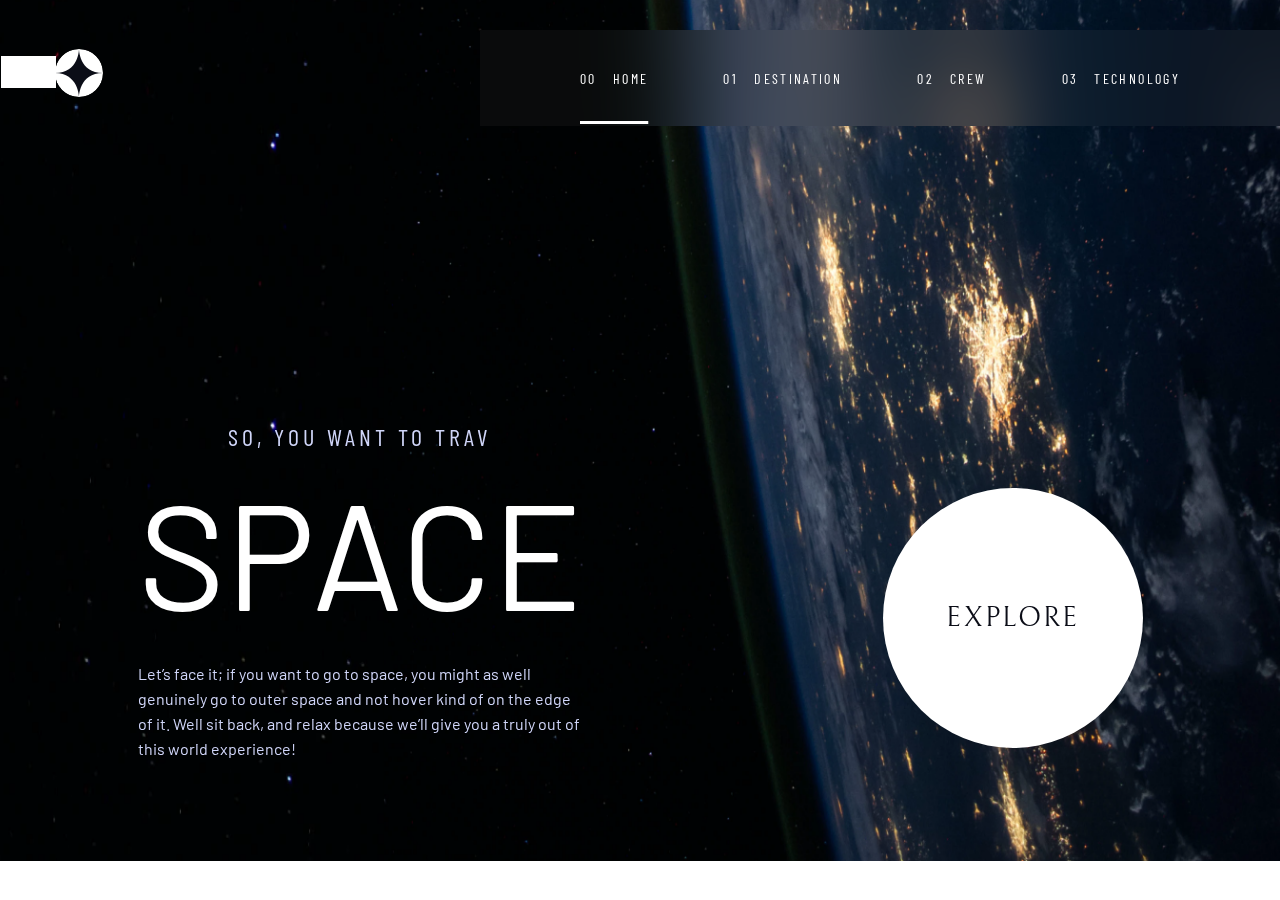
<file: index.html>
<!DOCTYPE html>
<html lang="en">
  <head>
    <meta charset="UTF-8" />
    <meta name="viewport" content="width=device-width, initial-scale=1.0" />
    <link rel="stylesheet" href="style.css" />
    <title>Space</title>
  </head>
  <body>
    <section class="home_item">
      <div class="container">
        <header class="icon-wrap">
          <a href="/" class="logo"></a>
          <img
            id="handbarger"
            class="handbarger"
            src="/img/mobile/icon/handburger.svg"
            alt=""
            onclick="toggle()"
          />

          <div id="header-links-mobile" class="">
            <img
              onclick="toggle()"
              class="cross"
              id="cross"
              src="/img/mobile/icon/cross-icon.svg"
              alt=""
            />
            <a class="link" href="/">
              00 <span class="gap"></span> HOME
              <div class="link-stage active"></div>
            </a>
            <a class="link" href="/destination-moon.html"
              >01 <span class="gap"></span> DESTINATION
              <div class="link-stage"></div>
            </a>
            <a class="link" href="/crew-commander.html"
              >02 <span class="gap"></span> CREW
              <div class="link-stage"></div
            ></a>
            <a class="link" href="/technology.html"
              >03 <span class="gap"></span> TECHNOLOGY
              <div class="link-stage"></div
            ></a>
          </div>

          <div id="header-links" class="header-links-wrap">
            <a class="link active" href="/"> 00 &nbsp; HOME</a>
            <a class="link" href="/destination-moon.html"
              >01 &nbsp; DESTINATION</a
            >
            <a class="link" href="/crew-commander.html">02 &nbsp; CREW</a>
            <a class="link" href="/technology.html">03 &nbsp; TECHNOLOGY</a>
          </div>
        </header>

        <div class="content-wrap">
          <div class="data-wrap">
            <p class="title">SO, YOU WANT TO TRAV</p>
            <h1 class="heading">SPACE</h1>
            <p class="description">
              Let’s face it; if you want to go to space, you might as well
              genuinely go to outer space and not hover kind of on the edge of
              it. Well sit back, and relax because we’ll give you a truly out of
              this world experience!
            </p>
          </div>

          <div class="exploer-btn">
            <p>EXPLORE</p>
          </div>
        </div>
      </div>
    </section>

    <script src="script.js"></script>
  </body>
</html>
</file>
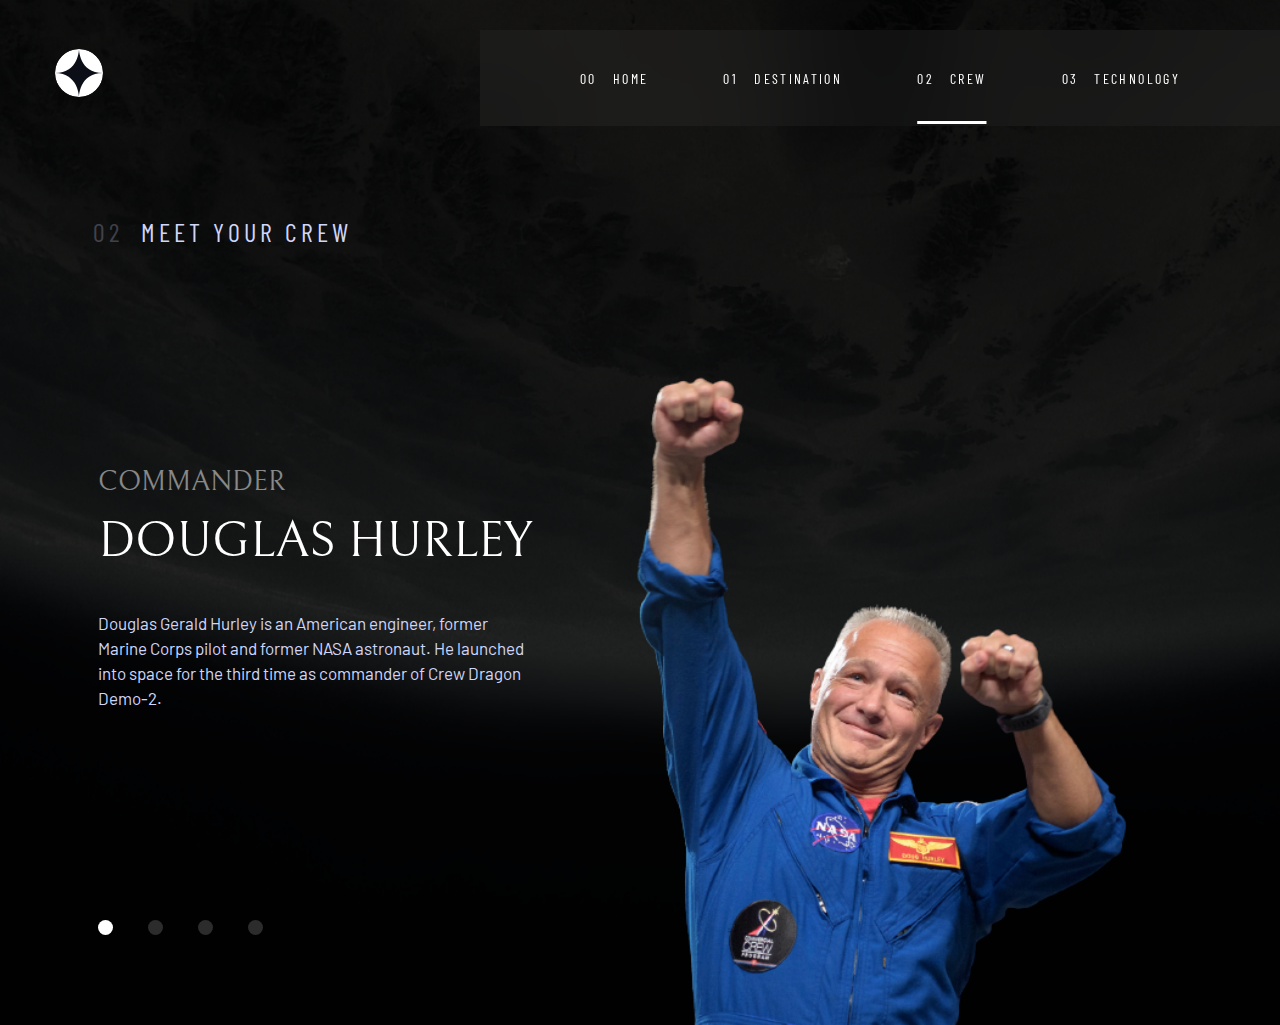
<file: crew-commander.html>
<!DOCTYPE html>
<html lang="en">
  <head>
    <meta charset="UTF-8" />
    <meta name="viewport" content="width=device-width, initial-scale=1.0" />
    <link rel="stylesheet" href="style.css" />
    <link rel="stylesheet" href="destionation-moon.css" />
    <link rel="stylesheet" href="crew-commander.css" />
    <title>Crew - commander</title>
  </head>
  <body>
    <section class="home_item destination_item">
      <div class="container">
        <header class="icon-wrap">
          <a href="/" class="logo"></a>
          <img
            id="handbarger"
            class="handbarger"
            src="/img/mobile/icon/handburger.svg"
            alt=""
            onclick="toggle()"
          />

          <div id="header-links-mobile" class="">
            <img
              onclick="toggle()"
              class="cross"
              id="cross"
              src="/img/mobile/icon/cross-icon.svg"
              alt=""
            />
            <a class="link" href="/">
              00 <span class="gap"></span> HOME
              <div class="link-stage"></div>
            </a>
            <a class="link" href="/destination-moon.html"
              >01 <span class="gap"></span> DESTINATION
              <div class="link-stage"></div>
            </a>
            <a class="link" href="/crew-commander.html"
              >02 <span class="gap active"></span> CREW
              <div class="link-stage"></div
            ></a>
            <a class="link" href="/technology.html"
              >03 <span class="gap"></span> TECHNOLOGY
              <div class="link-stage"></div
            ></a>
          </div>

          <div id="header-links" class="header-links-wrap">
            <a class="link" href="/"> 00 &nbsp; HOME</a>
            <a class="link" href="/destination-moon.html"
              >01 &nbsp; DESTINATION</a
            >
            <a class="link active" href="/crew-commander.html"
              >02 &nbsp; CREW</a
            >
            <a class="link" href="/technology.html">03 &nbsp; TECHNOLOGY</a>
          </div>
        </header>

        <div class="content-wrap">
          <div class="data-wrap">
            <p class="title"><span>02</span>Meet your crew</p>
            <hr />
            <div id="destination-link-wrap" class="destination-link-wrap">
              <a
                class="destination-link active"
                href="/crew-commander.html"
              ></a>
              <a class="destination-link" href="/crew-specialist.html"></a>
              <a class="destination-link" href="/crew-pilot.html"></a>
              <a class="destination-link" href="/crew-flight-engineer.html"></a>
            </div>
            <h5 class="data-title">Commander</h5>
            <h1 class="heading">Douglas Hurley</h1>
            <p class="description">
              Douglas Gerald Hurley is an American engineer, former Marine Corps
              pilot and former NASA astronaut. He launched into space for the
              third time as commander of Crew Dragon Demo-2.
            </p>
          </div>
        </div>
      </div>
    </section>

    <script src="script.js"></script>
  </body>
</html>
</file>
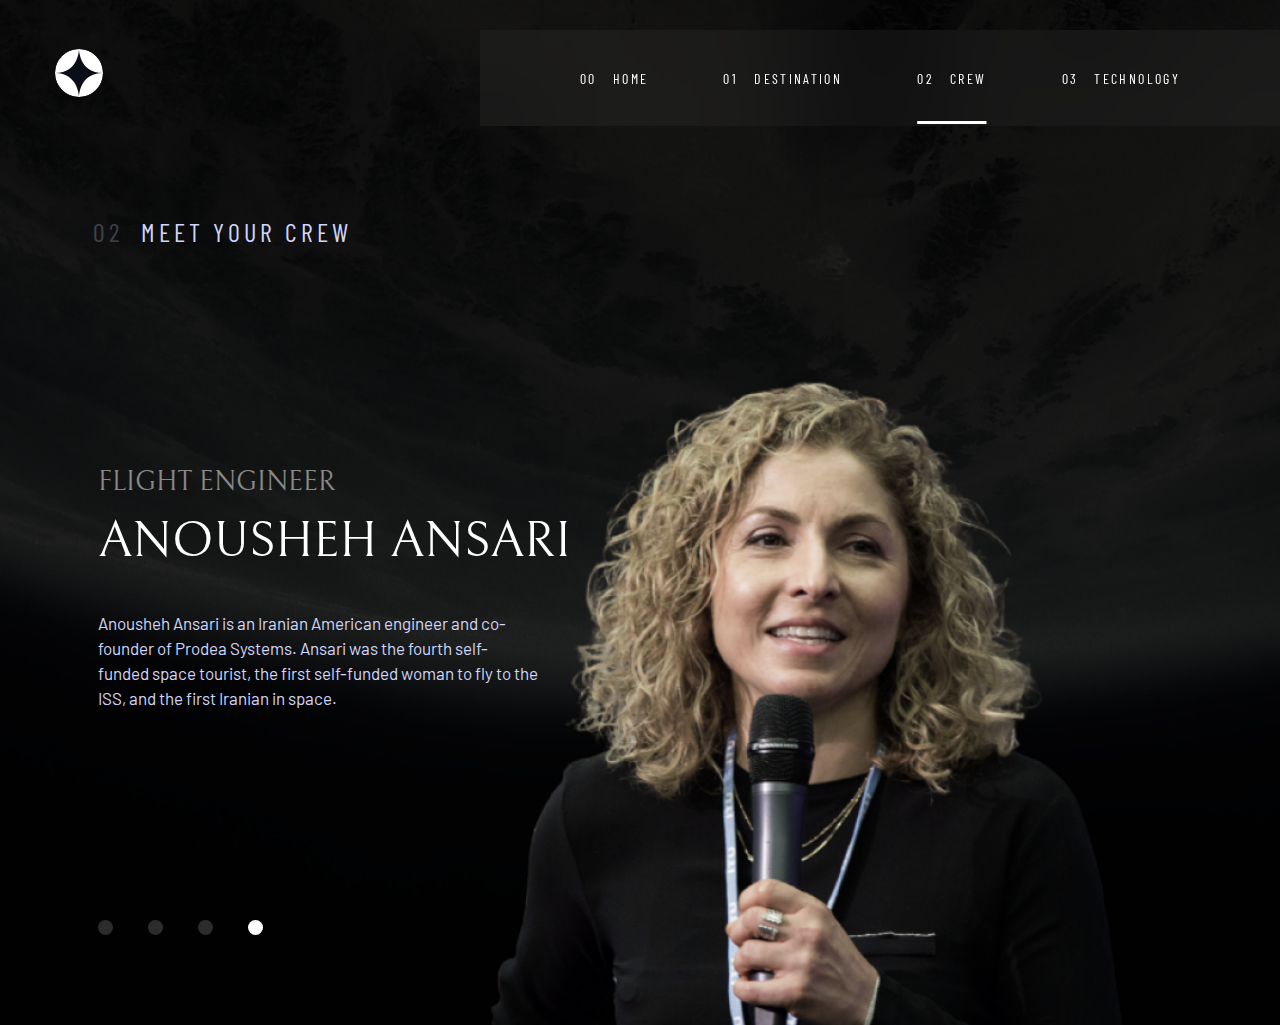
<file: crew-flight-engineer.html>
<!DOCTYPE html>
<html lang="en">
  <head>
    <meta charset="UTF-8" />
    <meta name="viewport" content="width=device-width, initial-scale=1.0" />
    <link rel="stylesheet" href="style.css" />
    <link rel="stylesheet" href="destionation-moon.css" />
    <link rel="stylesheet" href="crew-commander.css" />
    <link rel="stylesheet" href="crew-flight-engineer.css" />
    <title>Crew - flight engineer</title>
  </head>
  <body>
    <section class="home_item destination_item">
      <div class="container">
        <header class="icon-wrap">
          <a href="/" class="logo"></a>
          <img
            id="handbarger"
            class="handbarger"
            src="/img/mobile/icon/handburger.svg"
            alt=""
            onclick="toggle()"
          />

          <div id="header-links-mobile" class="">
            <img
              onclick="toggle()"
              class="cross"
              id="cross"
              src="/img/mobile/icon/cross-icon.svg"
              alt=""
            />
            <a class="link" href="/">
              00 <span class="gap"></span> HOME
              <div class="link-stage"></div>
            </a>
            <a class="link" href="/destination-moon.html"
              >01 <span class="gap"></span> DESTINATION
              <div class="link-stage"></div>
            </a>
            <a class="link" href="/crew-commander.html"
              >02 <span class="gap active"></span> CREW
              <div class="link-stage"></div
            ></a>
            <a class="link" href="/technology.html"
              >03 <span class="gap"></span> TECHNOLOGY
              <div class="link-stage"></div
            ></a>
          </div>

          <div id="header-links" class="header-links-wrap">
            <a class="link" href="/"> 00 &nbsp; HOME</a>
            <a class="link" href="/destination-moon.html"
              >01 &nbsp; DESTINATION</a
            >
            <a class="link active" href="/crew-commander.html"
              >02 &nbsp; CREW</a
            >
            <a class="link" href="/technology.html">03 &nbsp; TECHNOLOGY</a>
          </div>
        </header>

        <div class="content-wrap">
          <div class="data-wrap">
            <p class="title"><span>02</span>Meet your crew</p>
            <hr />
            <div id="destination-link-wrap" class="destination-link-wrap">
              <a class="destination-link" href="/crew-commander.html"></a>
              <a class="destination-link" href="/crew-specialist.html"></a>
              <a class="destination-link" href="/crew-pilot.html"></a>
              <a
                class="destination-link active"
                href="/crew-flight-engineer.html"
              ></a>
            </div>
            <h5 class="data-title">Flight Engineer</h5>
            <h1 class="heading">Anousheh Ansari</h1>
            <p class="description">
              Anousheh Ansari is an Iranian American engineer and co-founder of
              Prodea Systems. Ansari was the fourth self-funded space tourist,
              the first self-funded woman to fly to the ISS, and the first
              Iranian in space.
            </p>
          </div>
        </div>
      </div>
    </section>

    <script src="script.js"></script>
  </body>
</html>
</file>
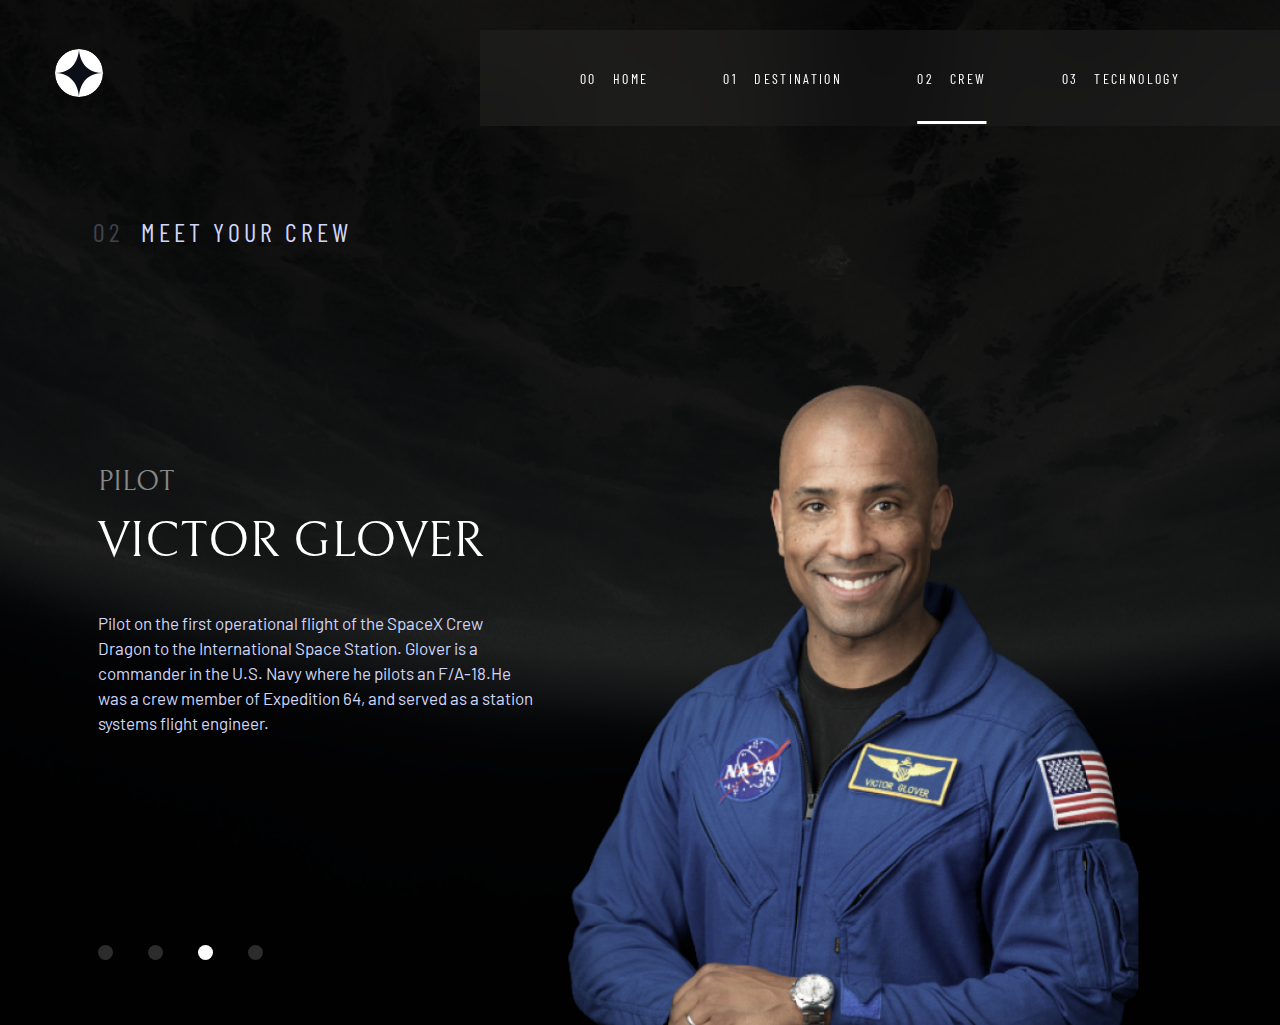
<file: crew-pilot.html>
<!DOCTYPE html>
<html lang="en">
  <head>
    <meta charset="UTF-8" />
    <meta name="viewport" content="width=device-width, initial-scale=1.0" />
    <link rel="stylesheet" href="style.css" />
    <link rel="stylesheet" href="destionation-moon.css" />
    <link rel="stylesheet" href="crew-commander.css" />
    <link rel="stylesheet" href="crew-pilot.css" />
    <title>Crew - pilot</title>
  </head>
  <body>
    <section class="home_item destination_item">
      <div class="container">
        <header class="icon-wrap">
          <a href="/" class="logo"></a>
          <img
            id="handbarger"
            class="handbarger"
            src="/img/mobile/icon/handburger.svg"
            alt=""
            onclick="toggle()"
          />

          <div id="header-links-mobile" class="">
            <img
              onclick="toggle()"
              class="cross"
              id="cross"
              src="/img/mobile/icon/cross-icon.svg"
              alt=""
            />
            <a class="link" href="/">
              00 <span class="gap"></span> HOME
              <div class="link-stage"></div>
            </a>
            <a class="link" href="/destination-moon.html"
              >01 <span class="gap"></span> DESTINATION
              <div class="link-stage"></div>
            </a>
            <a class="link" href="/crew-commander.html"
              >02 <span class="gap active"></span> CREW
              <div class="link-stage"></div
            ></a>
            <a class="link" href="/technology.html"
              >03 <span class="gap"></span> TECHNOLOGY
              <div class="link-stage"></div
            ></a>
          </div>

          <div id="header-links" class="header-links-wrap">
            <a class="link" href="/"> 00 &nbsp; HOME</a>
            <a class="link" href="/destination-moon.html"
              >01 &nbsp; DESTINATION</a
            >
            <a class="link active" href="/crew-commander.html"
              >02 &nbsp; CREW</a
            >
            <a class="link" href="/technology.html">03 &nbsp; TECHNOLOGY</a>
          </div>
        </header>

        <div class="content-wrap">
          <div class="data-wrap">
            <p class="title"><span>02</span>Meet your crew</p>
            <hr />
            <div id="destination-link-wrap" class="destination-link-wrap">
              <a class="destination-link" href="/crew-commander.html"></a>
              <a class="destination-link" href="/crew-specialist.html"></a>
              <a class="destination-link active" href="/crew-pilot.html"></a>
              <a class="destination-link" href="/crew-flight-engineer.html"></a>
            </div>
            <h5 class="data-title">PILOT</h5>
            <h1 class="heading">Victor Glover</h1>
            <p class="description">
              Pilot on the first operational flight of the SpaceX Crew Dragon to
              the International Space Station. Glover is a commander in the U.S.
              Navy where he pilots an F/A-18.He was a crew member of Expedition
              64, and served as a station systems flight engineer.
            </p>
          </div>
        </div>
      </div>
    </section>

    <script src="script.js"></script>
  </body>
</html>
</file>
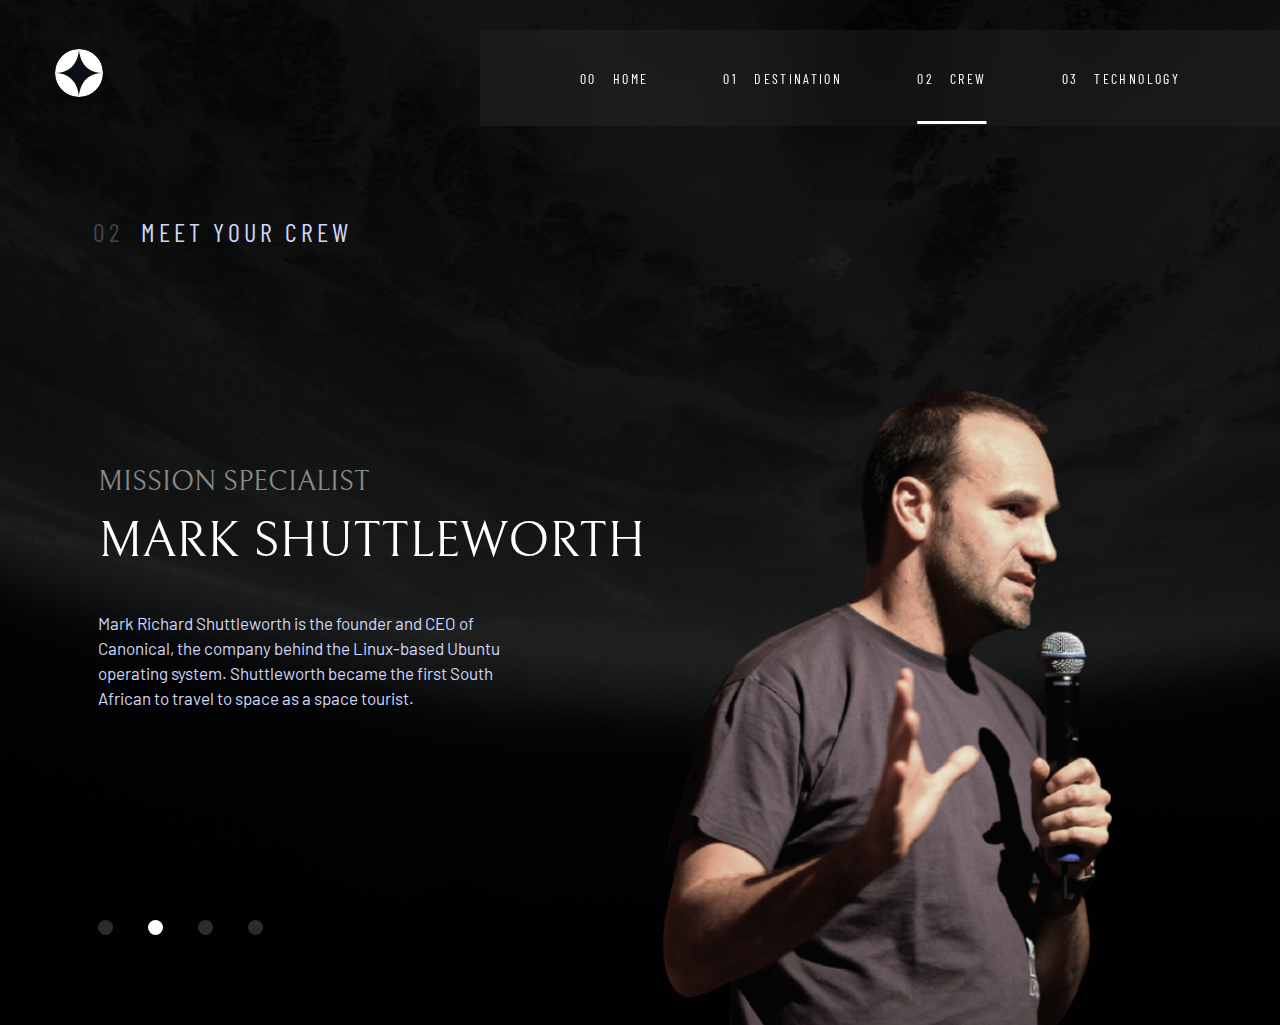
<file: crew-specialist.html>
<!DOCTYPE html>
<html lang="en">
  <head>
    <meta charset="UTF-8" />
    <meta name="viewport" content="width=device-width, initial-scale=1.0" />
    <link rel="stylesheet" href="style.css" />
    <link rel="stylesheet" href="destionation-moon.css" />
    <link rel="stylesheet" href="crew-commander.css" />
    <link rel="stylesheet" href="crew-specialist.css" />
    <title>Crew - specialist</title>
  </head>
  <body>
    <section class="home_item destination_item">
      <div class="container">
        <header class="icon-wrap">
          <a href="/" class="logo"></a>
          <img
            id="handbarger"
            class="handbarger"
            src="/img/mobile/icon/handburger.svg"
            alt=""
            onclick="toggle()"
          />

          <div id="header-links-mobile" class="">
            <img
              onclick="toggle()"
              class="cross"
              id="cross"
              src="/img/mobile/icon/cross-icon.svg"
              alt=""
            />
            <a class="link" href="/">
              00 <span class="gap"></span> HOME
              <div class="link-stage"></div>
            </a>
            <a class="link" href="/destination-moon.html"
              >01 <span class="gap"></span> DESTINATION
              <div class="link-stage"></div>
            </a>
            <a class="link" href="/crew-commander.html"
              >02 <span class="gap active"></span> CREW
              <div class="link-stage"></div
            ></a>
            <a class="link" href="/technology.html"
              >03 <span class="gap"></span> TECHNOLOGY
              <div class="link-stage"></div
            ></a>
          </div>

          <div id="header-links" class="header-links-wrap">
            <a class="link" href="/"> 00 &nbsp; HOME</a>
            <a class="link" href="/destination-moon.html"
              >01 &nbsp; DESTINATION</a
            >
            <a class="link active" href="/crew-commander.html"
              >02 &nbsp; CREW</a
            >
            <a class="link" href="/technology.html">03 &nbsp; TECHNOLOGY</a>
          </div>
        </header>

        <div class="content-wrap">
          <div class="data-wrap">
            <p class="title"><span>02</span>Meet your crew</p>
            <hr />
            <div id="destination-link-wrap" class="destination-link-wrap">
              <a class="destination-link" href="/crew-commander.html"></a>
              <a
                class="destination-link active"
                href="/crew-specialist.html"
              ></a>
              <a class="destination-link" href="/crew-pilot.html"></a>
              <a class="destination-link" href="/crew-flight-engineer.html"></a>
            </div>
            <h5 class="data-title">Mission Specialist</h5>
            <h1 class="heading">MARK SHUTTLEWORTH</h1>
            <p class="description">
              Mark Richard Shuttleworth is the founder and CEO of Canonical, the
              company behind the Linux-based Ubuntu operating system.
              Shuttleworth became the first South African to travel to space as
              a space tourist.
            </p>
          </div>
        </div>
      </div>
    </section>

    <script src="script.js"></script>
  </body>
</html>
</file>
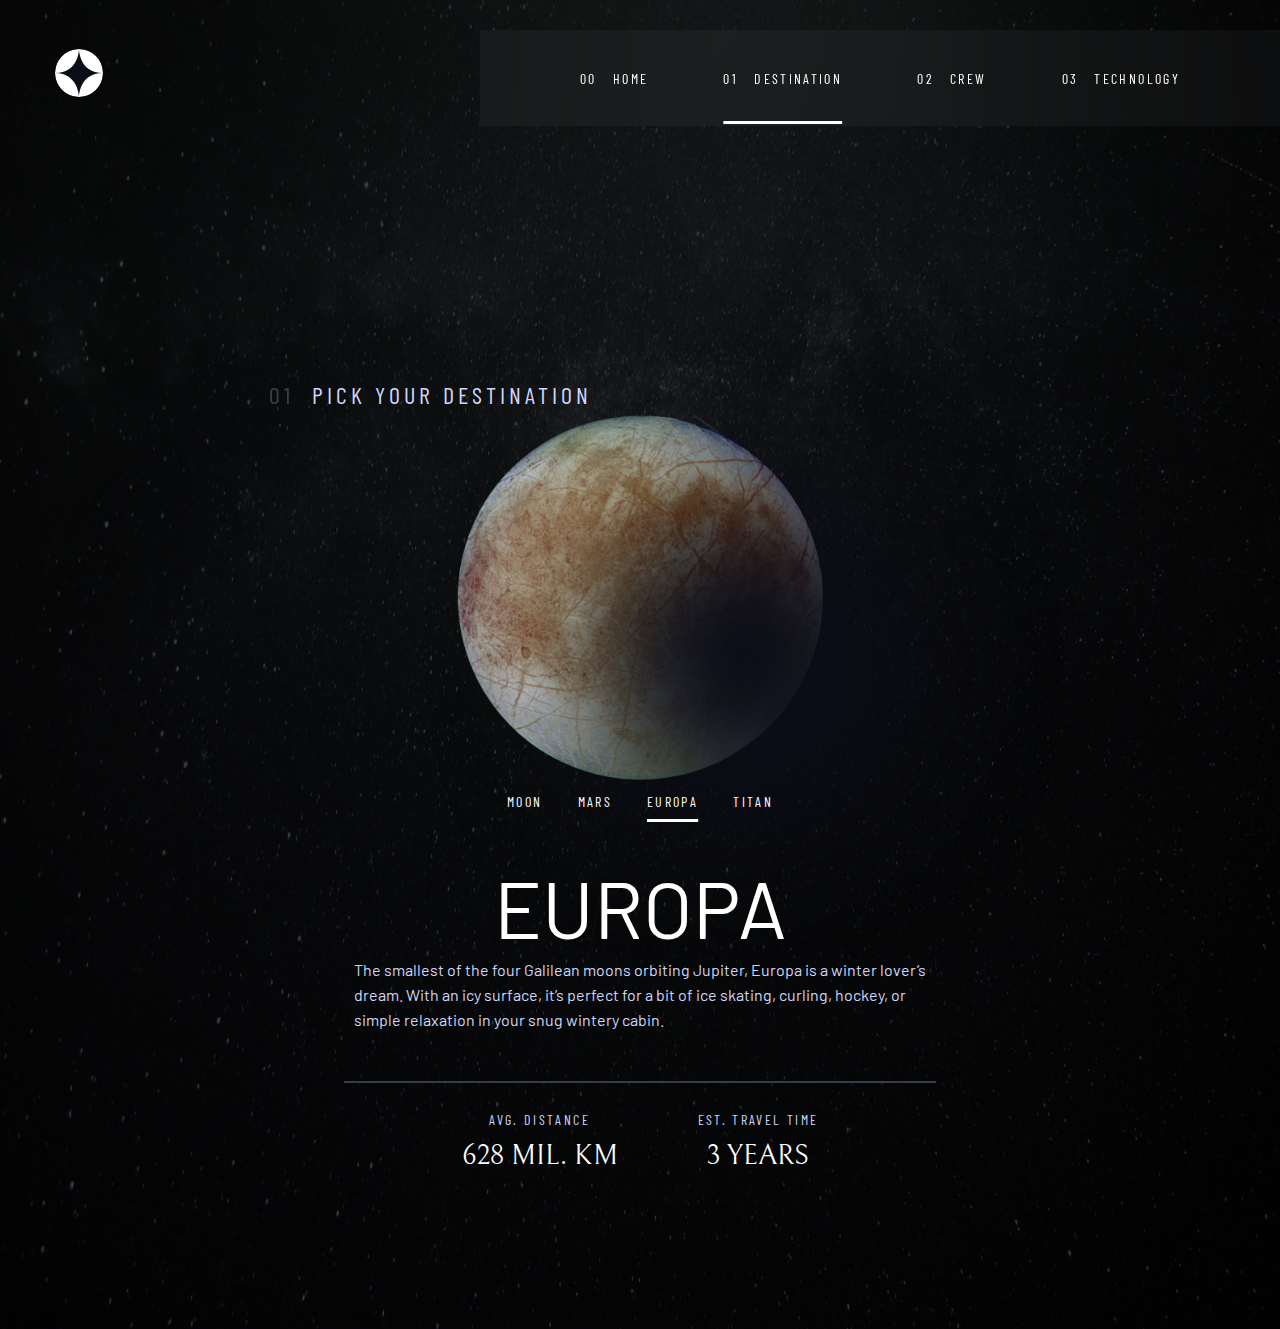
<file: destination-europa.html>
<!DOCTYPE html>
<html lang="en">
  <head>
    <meta charset="UTF-8" />
    <meta name="viewport" content="width=device-width, initial-scale=1.0" />
    <link rel="stylesheet" href="style.css" />
    <link rel="stylesheet" href="destionation-moon.css" />
    <link rel="stylesheet" href="destionation-mars.css" />
    <link rel="stylesheet" href="destination-europa.css" />
    <div class="moon-black-shadow"></div>
    <title>Destination - europa</title>
  </head>
  <body>
    <section class="home_item destination_item">
      <div class="container">
        <header class="icon-wrap">
          <a href="/" class="logo"></a>
          <img
            id="handbarger"
            class="handbarger"
            src="/img/mobile/icon/handburger.svg"
            alt=""
            onclick="toggle()"
          />

          <div id="header-links-mobile" class="">
            <img
              onclick="toggle()"
              class="cross"
              id="cross"
              src="/img/mobile/icon/cross-icon.svg"
              alt=""
            />
            <a class="link" href="/">
              00 <span class="gap"></span> HOME
              <div class="link-stage"></div>
            </a>
            <a class="link" href="/destination-moon.html"
              >01 <span class="gap active"></span> DESTINATION
              <div class="link-stage"></div>
            </a>
            <a class="link" href="/crew-commander.html"
              >02 <span class="gap"></span> CREW
              <div class="link-stage"></div
            ></a>
            <a class="link" href="/technology.html"
              >03 <span class="gap"></span> TECHNOLOGY
              <div class="link-stage"></div
            ></a>
          </div>

          <div id="header-links" class="header-links-wrap">
            <a class="link" href="/destination-moon.html"> 00 &nbsp; HOME</a>
            <a class="link active" href="/destination-moon.html"
              >01 &nbsp; DESTINATION</a
            >
            <a class="link" href="/crew-commander.html">02 &nbsp; CREW</a>
            <a class="link" href="/technology.html">03 &nbsp; TECHNOLOGY</a>
          </div>
        </header>

        <div class="content-wrap">
          <div class="data-wrap">
            <p class="title"><span>01</span>Pick your destination</p>
            <div id="destination-link-wrap" class="destination-link-wrap">
              <a class="destination-link" href="/destination-moon.html">MOON</a>
              <a class="destination-link" href="/destination-mars.html">MARS</a>
              <a class="destination-link active" href="/destination-europa.html"
                >EUROPA</a
              >
              <a class="destination-link" href="/destination-titan.html"
                >TITAN</a
              >
            </div>
            <h1 class="heading">EUROPA</h1>
            <p class="description">
              The smallest of the four Galilean moons orbiting Jupiter, Europa
              is a winter lover’s dream. With an icy surface, it’s perfect for a
              bit of ice skating, curling, hockey, or simple relaxation in your
              snug wintery cabin.
            </p>
          </div>

          <hr />

          <div class="bottom-data">
            <div>
              <p class="title">AVG. DISTANCE</p>
              <h3>628 MIL. km</h3>
            </div>
            <div>
              <p class="title">Est. travel time</p>
              <h3>3 years</h3>
            </div>
          </div>
        </div>
      </div>
    </section>

    <script src="script.js"></script>
  </body>
</html>
</file>
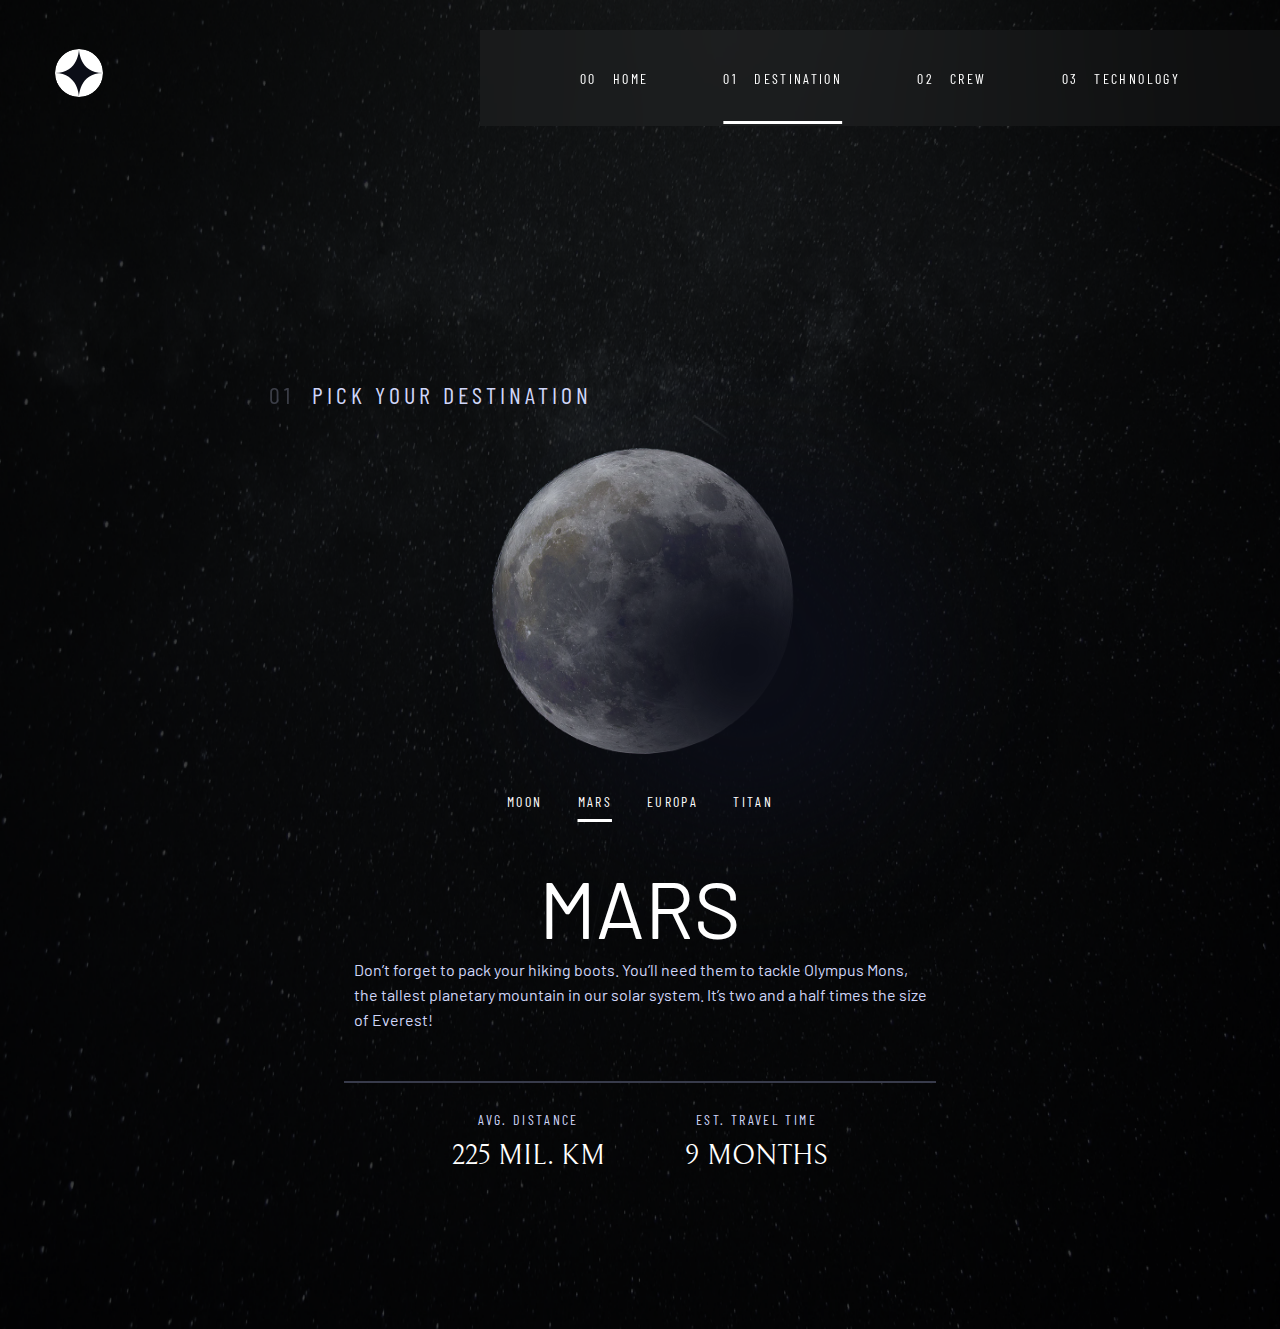
<file: destination-mars.html>
<!DOCTYPE html>
<html lang="en">
  <head>
    <meta charset="UTF-8" />
    <meta name="viewport" content="width=device-width, initial-scale=1.0" />
    <link rel="stylesheet" href="style.css" />
    <link rel="stylesheet" href="destionation-moon.css" />
    <link rel="stylesheet" href="destionation-mars.css" />
    <div class="moon-black-shadow"></div>
    <title>Destination - mars</title>
  </head>
  <body>
    <section class="home_item destination_item">
      <div class="container">
        <header class="icon-wrap">
          <a href="/" class="logo"></a>
          <img
            id="handbarger"
            class="handbarger"
            src="/img/mobile/icon/handburger.svg"
            alt=""
            onclick="toggle()"
          />

          <div id="header-links-mobile" class="">
            <img
              onclick="toggle()"
              class="cross"
              id="cross"
              src="/img/mobile/icon/cross-icon.svg"
              alt=""
            />
            <a class="link" href="/">
              00 <span class="gap"></span> HOME
              <div class="link-stage"></div>
            </a>
            <a class="link" href="/destination-moon.html"
              >01 <span class="gap active"></span> DESTINATION
              <div class="link-stage"></div>
            </a>
            <a class="link" href="/crew-commander.html"
              >02 <span class="gap"></span> CREW
              <div class="link-stage"></div
            ></a>
            <a class="link" href="/technology.html"
              >03 <span class="gap"></span> TECHNOLOGY
              <div class="link-stage"></div
            ></a>
          </div>

          <div id="header-links" class="header-links-wrap">
            <a class="link" href="/destination-moon.html"> 00 &nbsp; HOME</a>
            <a class="link active" href="/destination-moon.html"
              >01 &nbsp; DESTINATION</a
            >
            <a class="link" href="/crew-commander.html">02 &nbsp; CREW</a>
            <a class="link" href="/technology.html">03 &nbsp; TECHNOLOGY</a>
          </div>
        </header>

        <div class="content-wrap">
          <div class="data-wrap">
            <p class="title"><span>01</span>Pick your destination</p>
            <div id="destination-link-wrap" class="destination-link-wrap">
              <a class="destination-link" href="/destination-moon.html">MOON</a>
              <a class="destination-link active" href="/destination-mars.html"
                >MARS</a
              >
              <a class="destination-link" href="/destination-europa.html"
                >EUROPA</a
              >
              <a class="destination-link" href="/destination-titan.html"
                >TITAN</a
              >
            </div>
            <h1 class="heading">MARS</h1>
            <p class="description">
              Don’t forget to pack your hiking boots. You’ll need them to tackle
              Olympus Mons, the tallest planetary mountain in our solar system.
              It’s two and a half times the size of Everest!
            </p>
          </div>

          <hr />

          <div class="bottom-data">
            <div>
              <p class="title">AVG. DISTANCE</p>
              <h3>225 MIL. km</h3>
            </div>
            <div>
              <p class="title">Est. travel time</p>
              <h3>9 months</h3>
            </div>
          </div>
        </div>
      </div>
    </section>

    <script src="script.js"></script>
  </body>
</html>
</file>
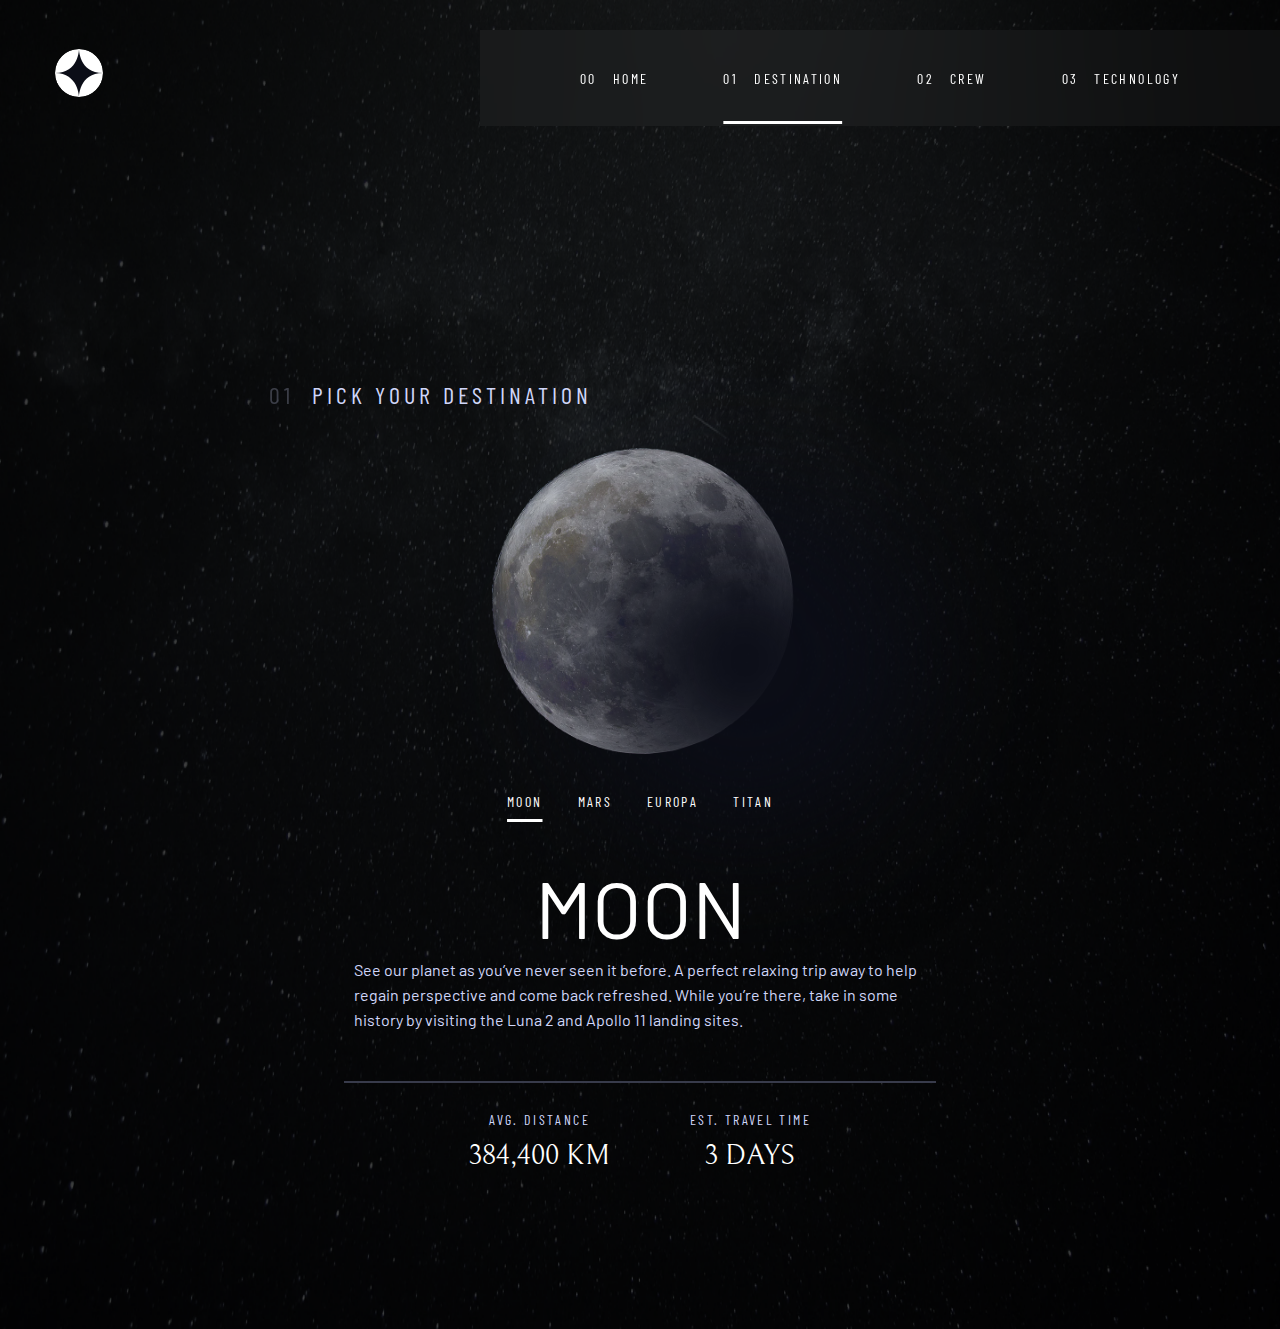
<file: destination-moon.html>
<!DOCTYPE html>
<html lang="en">
  <head>
    <meta charset="UTF-8" />
    <meta name="viewport" content="width=device-width, initial-scale=1.0" />
    <link rel="stylesheet" href="style.css" />
    <link rel="stylesheet" href="destionation-moon.css" />
    <div class="moon-black-shadow"></div>
    <title>Destination - moon</title>
  </head>
  <body>
    <section class="home_item destination_item">
      <div class="container">
        <header class="icon-wrap">
          <a href="/" class="logo"></a>
          <img
            id="handbarger"
            class="handbarger"
            src="/img/mobile/icon/handburger.svg"
            alt=""
            onclick="toggle()"
          />

          <div id="header-links-mobile" class="">
            <img
              onclick="toggle()"
              class="cross"
              id="cross"
              src="/img/mobile/icon/cross-icon.svg"
              alt=""
            />
            <a class="link" href="/">
              00 <span class="gap"></span> HOME
              <div class="link-stage"></div>
            </a>
            <a class="link" href="/destination-moon.html"
              >01 <span class="gap active"></span> DESTINATION
              <div class="link-stage"></div>
            </a>
            <a class="link" href="/crew-commander.html"
              >02 <span class="gap"></span> CREW
              <div class="link-stage"></div
            ></a>
            <a class="link" href="/technology.html"
              >03 <span class="gap"></span> TECHNOLOGY
              <div class="link-stage"></div
            ></a>
          </div>

          <div id="header-links" class="header-links-wrap">
            <a class="link" href="/"> 00 &nbsp; HOME</a>
            <a class="link active" href="/destination.html"
              >01 &nbsp; DESTINATION</a
            >
            <a class="link" href="/crew-commander.html">02 &nbsp; CREW</a>
            <a class="link" href="/technology.html">03 &nbsp; TECHNOLOGY</a>
          </div>
        </header>

        <div class="content-wrap">
          <div class="data-wrap">
            <p class="title"><span>01</span>Pick your destination</p>
            <div id="destination-link-wrap" class="destination-link-wrap">
              <a class="destination-link active" href="/destination-moon.html"
                >MOON</a
              >
              <a class="destination-link" href="/destination-mars.html">MARS</a>
              <a class="destination-link" href="#">EUROPA</a>
              <a class="destination-link" href="#">TITAN</a>
            </div>
            <h1 class="heading">MOON</h1>
            <p class="description">
              See our planet as you’ve never seen it before. A perfect relaxing
              trip away to help regain perspective and come back refreshed.
              While you’re there, take in some history by visiting the Luna 2
              and Apollo 11 landing sites.
            </p>
          </div>

          <hr />

          <div class="bottom-data">
            <div>
              <p class="title">AVG. DISTANCE</p>
              <h3>384,400 km</h3>
            </div>
            <div>
              <p class="title">Est. travel time</p>
              <h3>3 days</h3>
            </div>
          </div>
        </div>
      </div>
    </section>

    <script src="script.js"></script>
  </body>
</html>
</file>
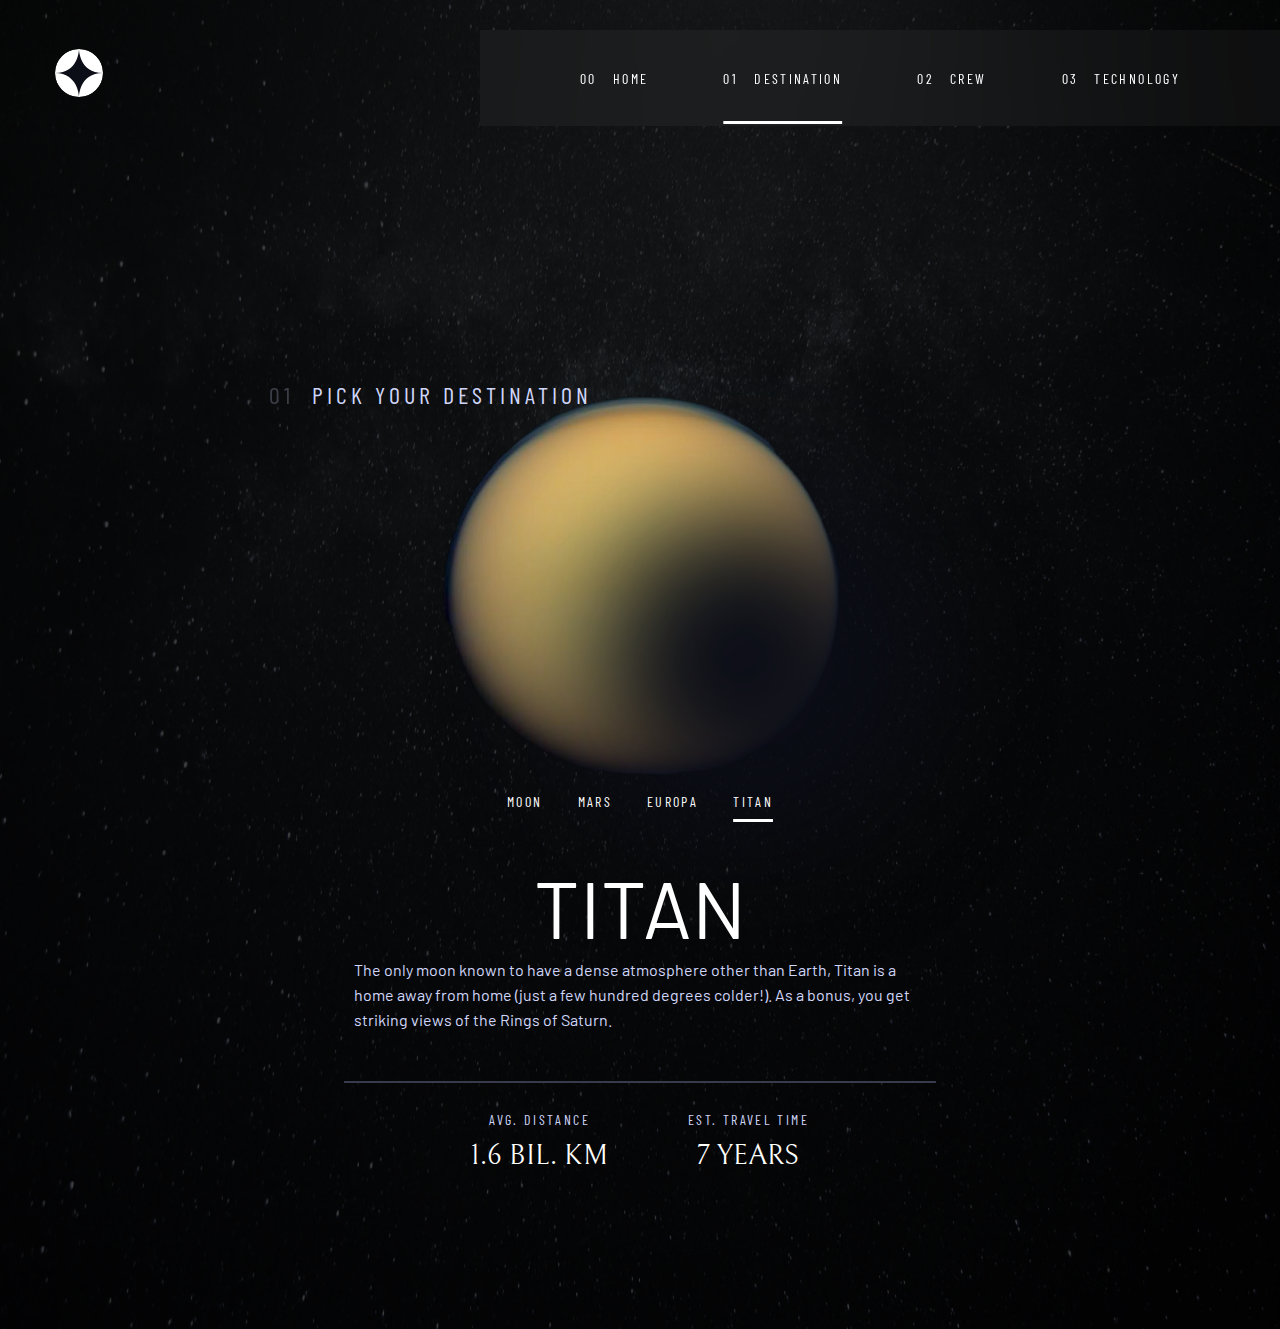
<file: destination-titan.html>
<!DOCTYPE html>
<html lang="en">
  <head>
    <meta charset="UTF-8" />
    <meta name="viewport" content="width=device-width, initial-scale=1.0" />
    <link rel="stylesheet" href="style.css" />
    <link rel="stylesheet" href="destionation-moon.css" />
    <link rel="stylesheet" href="destionation-mars.css" />
    <link rel="stylesheet" href="destination-titan.css" />
    <div class="moon-black-shadow"></div>
    <title>Destination - europa</title>
  </head>
  <body>
    <section class="home_item destination_item">
      <div class="container">
        <header class="icon-wrap">
          <a href="/" class="logo"></a>
          <img
            class="handbarger"
            src="/img/mobile/icon/handburger.svg"
            alt=""
          />

          <div id="header-links" class="header-links-wrap">
            <a class="link" href="/destination-moon.html"> 00 &nbsp; HOME</a>
            <a class="link active" href="/destination-moon.html"
              >01 &nbsp; DESTINATION</a
            >
            <a class="link" href="/crew-commander.html">02 &nbsp; CREW</a>
            <a class="link" href="/technology.html">03 &nbsp; TECHNOLOGY</a>
          </div>
        </header>

        <div class="content-wrap">
          <div class="data-wrap">
            <p class="title"><span>01</span>Pick your destination</p>
            <div id="destination-link-wrap" class="destination-link-wrap">
              <a class="destination-link" href="/destination-moon.html">MOON</a>
              <a class="destination-link" href="/destination-mars.html">MARS</a>
              <a class="destination-link" href="/destination-europa.html"
                >EUROPA</a
              >
              <a class="destination-link active" href="/destination-titan.html"
                >TITAN</a
              >
            </div>
            <h1 class="heading">TITAN</h1>
            <p class="description">
              The only moon known to have a dense atmosphere other than Earth,
              Titan is a home away from home (just a few hundred degrees
              colder!). As a bonus, you get striking views of the Rings of
              Saturn.
            </p>
          </div>

          <hr />

          <div class="bottom-data">
            <div>
              <p class="title">AVG. DISTANCE</p>
              <h3>1.6 BIL. km</h3>
            </div>
            <div>
              <p class="title">Est. travel time</p>
              <h3>7 years</h3>
            </div>
          </div>
        </div>
      </div>
    </section>

    <script src="script.js"></script>
  </body>
</html>
</file>
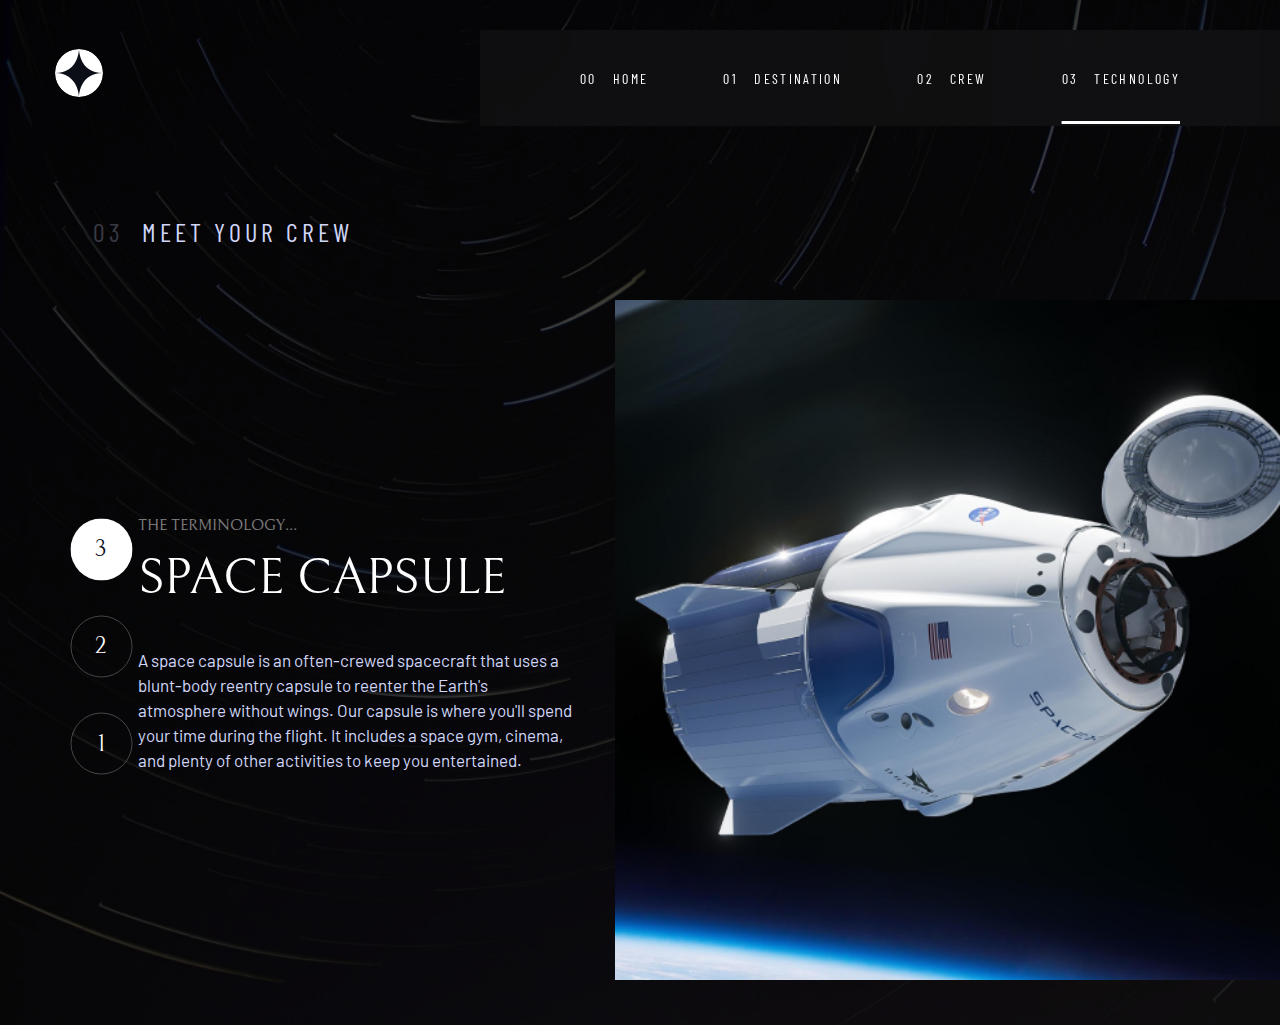
<file: technology-space-capsule.html>
<!DOCTYPE html>
<html lang="en">
  <head>
    <meta charset="UTF-8" />
    <meta name="viewport" content="width=device-width, initial-scale=1.0" />
    <link rel="stylesheet" href="style.css" />
    <link rel="stylesheet" href="destionation-moon.css" />
    <link rel="stylesheet" href="crew-commander.css" />
    <link rel="stylesheet" href="technology.css" />
    <link rel="stylesheet" href="technology-space-capsule.css" />
    <title>Technology - lanch vehicle</title>
  </head>
  <body>
    <section class="home_item destination_item">
      <div class="container">
        <header class="icon-wrap">
          <a href="/" class="logo"></a>
          <img
            id="handbarger"
            class="handbarger"
            src="/img/mobile/icon/handburger.svg"
            alt=""
            onclick="toggle()"
          />

          <div id="header-links-mobile" class="">
            <img
              onclick="toggle()"
              class="cross"
              id="cross"
              src="/img/mobile/icon/cross-icon.svg"
              alt=""
            />
            <a class="link" href="/">
              00 <span class="gap"></span> HOME
              <div class="link-stage"></div>
            </a>
            <a class="link" href="/destination-moon.html"
              >01 <span class="gap"></span> DESTINATION
              <div class="link-stage"></div>
            </a>
            <a class="link" href="/crew-commander.html"
              >02 <span class="gap"></span> CREW
              <div class="link-stage"></div
            ></a>
            <a class="link" href="/technology.html"
              >03 <span class="gap"></span> TECHNOLOGY
              <div class="link-stage active"></div
            ></a>
          </div>

          <div id="header-links" class="header-links-wrap">
            <a class="link" href="/"> 00 &nbsp; HOME</a>
            <a class="link" href="/destination.html">01 &nbsp; DESTINATION</a>
            <a class="link" href="/crew-commander.html">02 &nbsp; CREW</a>
            <a class="link active" href="/technology.html"
              >03 &nbsp; TECHNOLOGY</a
            >
          </div>
        </header>

        <div class="content-wrap">
          <div class="data-wrap">
            <p class="title"><span>03</span>Meet your crew</p>
            <hr />
            <div id="destination-link-wrap" class="destination-link-wrap">
              <a class="destination-link" href="/technology.html">
                <span>1</span>
              </a>
              <a class="destination-link" href="/technology-space-port.html">
                <span>2</span>
              </a>
              <a
                class="destination-link active"
                href="/technology-space-capsule.html"
              >
                <span>3</span>
              </a>
            </div>
            <h5 class="data-title">THE TERMINOLOGY…</h5>
            <h1 class="heading">SPACE CAPSULE</h1>
            <p class="description">
              A space capsule is an often-crewed spacecraft that uses a
              blunt-body reentry capsule to reenter the Earth's atmosphere
              without wings. Our capsule is where you'll spend your time during
              the flight. It includes a space gym, cinema, and plenty of other
              activities to keep you entertained.
            </p>
          </div>
        </div>
      </div>
    </section>

    <script src="script.js"></script>
  </body>
</html>
</file>
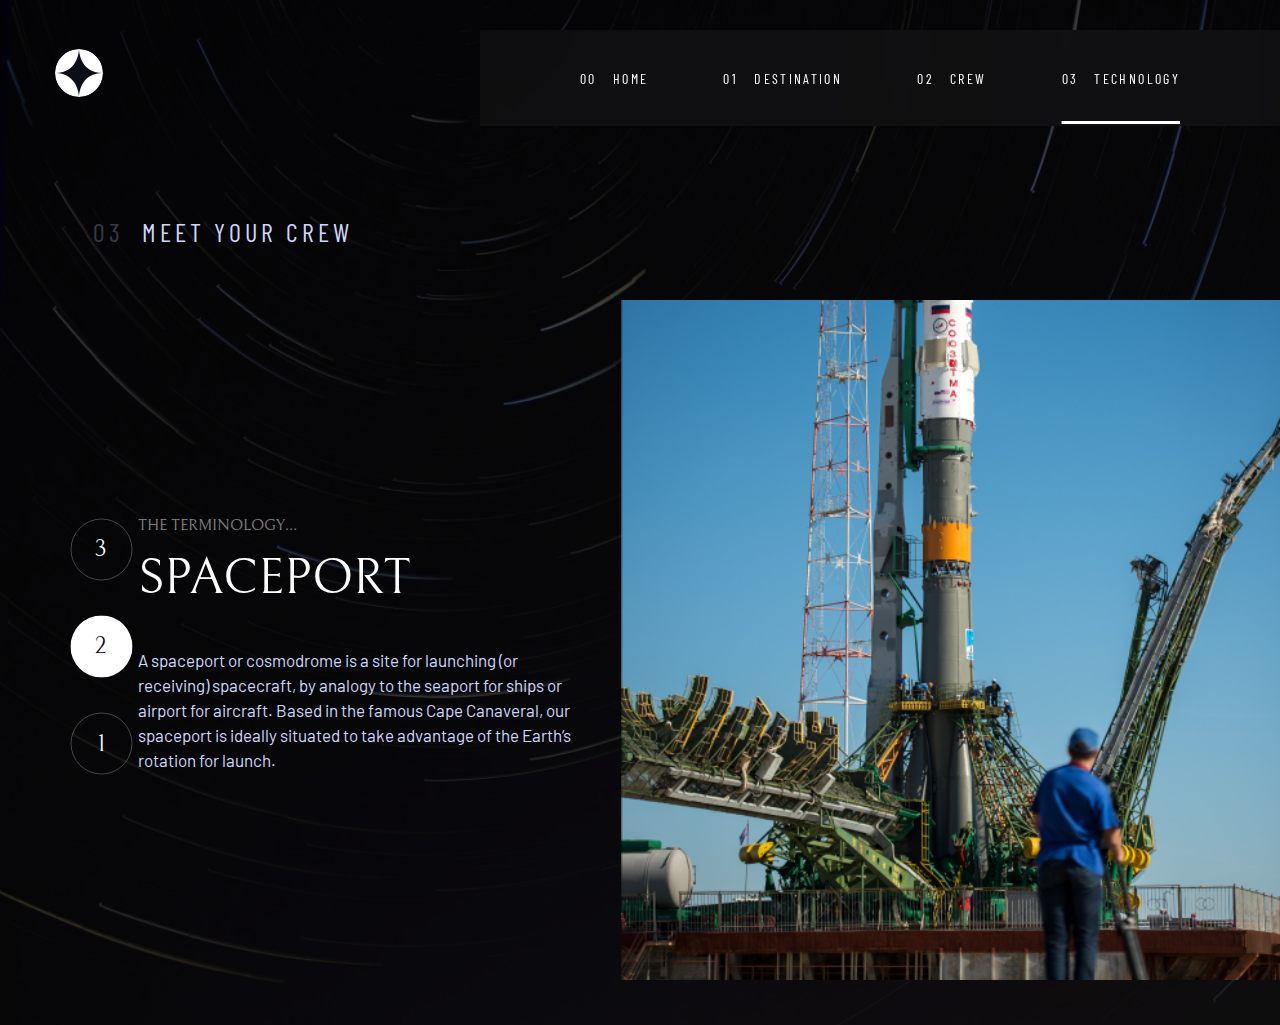
<file: technology-space-port.html>
<!DOCTYPE html>
<html lang="en">
  <head>
    <meta charset="UTF-8" />
    <meta name="viewport" content="width=device-width, initial-scale=1.0" />
    <link rel="stylesheet" href="style.css" />
    <link rel="stylesheet" href="destionation-moon.css" />
    <link rel="stylesheet" href="crew-commander.css" />
    <link rel="stylesheet" href="technology.css" />
    <link rel="stylesheet" href="technology-space-port.css" />
    <title>Technology - lanch vehicle</title>
  </head>
  <body>
    <section class="home_item destination_item">
      <div class="container">
        <header class="icon-wrap">
          <a href="/" class="logo"></a>
          <img
            id="handbarger"
            class="handbarger"
            src="/img/mobile/icon/handburger.svg"
            alt=""
            onclick="toggle()"
          />

          <div id="header-links-mobile" class="">
            <img
              onclick="toggle()"
              class="cross"
              id="cross"
              src="/img/mobile/icon/cross-icon.svg"
              alt=""
            />
            <a class="link" href="/">
              00 <span class="gap"></span> HOME
              <div class="link-stage"></div>
            </a>
            <a class="link" href="/destination-moon.html"
              >01 <span class="gap"></span> DESTINATION
              <div class="link-stage"></div>
            </a>
            <a class="link" href="/crew-commander.html"
              >02 <span class="gap"></span> CREW
              <div class="link-stage"></div
            ></a>
            <a class="link" href="/technology.html"
              >03 <span class="gap"></span> TECHNOLOGY
              <div class="link-stage active"></div
            ></a>
          </div>

          <div id="header-links" class="header-links-wrap">
            <a class="link" href="/"> 00 &nbsp; HOME</a>
            <a class="link" href="/destination.html">01 &nbsp; DESTINATION</a>
            <a class="link" href="/crew-commander.html">02 &nbsp; CREW</a>
            <a class="link active" href="/technology.html"
              >03 &nbsp; TECHNOLOGY</a
            >
          </div>
        </header>

        <div class="content-wrap">
          <div class="data-wrap">
            <p class="title"><span>03</span>Meet your crew</p>
            <hr />
            <div id="destination-link-wrap" class="destination-link-wrap">
              <a class="destination-link" href="/technology.html">
                <span>1</span>
              </a>
              <a
                class="destination-link active"
                href="/technology-space-port.html"
              >
                <span>2</span>
              </a>
              <a class="destination-link" href="/technology-space-capsule.html">
                <span>3</span>
              </a>
            </div>
            <h5 class="data-title">THE TERMINOLOGY…</h5>
            <h1 class="heading">SPACEPORT</h1>
            <p class="description">
              A spaceport or cosmodrome is a site for launching (or receiving)
              spacecraft, by analogy to the seaport for ships or airport for
              aircraft. Based in the famous Cape Canaveral, our spaceport is
              ideally situated to take advantage of the Earth’s rotation for
              launch.
            </p>
          </div>
        </div>
      </div>
    </section>

    <script src="script.js"></script>
  </body>
</html>
</file>
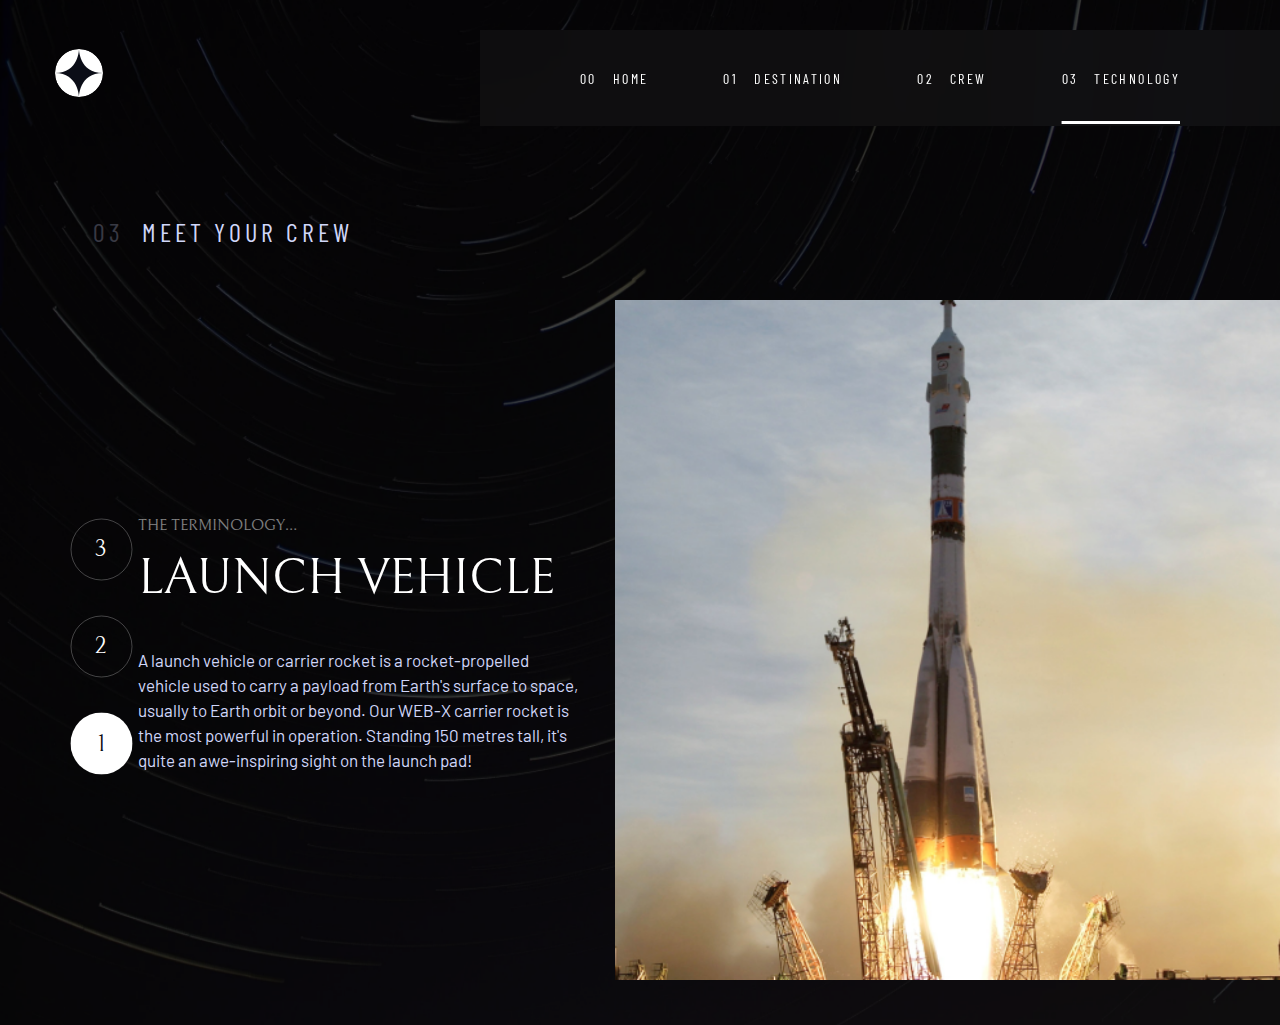
<file: technology.html>
<!DOCTYPE html>
<html lang="en">
  <head>
    <meta charset="UTF-8" />
    <meta name="viewport" content="width=device-width, initial-scale=1.0" />
    <link rel="stylesheet" href="style.css" />
    <link rel="stylesheet" href="destionation-moon.css" />
    <link rel="stylesheet" href="crew-commander.css" />
    <link rel="stylesheet" href="technology.css" />
    <title>Technology - lanch vehicle</title>
  </head>
  <body>
    <section class="home_item destination_item">
      <div class="container">
        <header class="icon-wrap">
          <a href="/" class="logo"></a>
          <img
            id="handbarger"
            class="handbarger"
            src="/img/mobile/icon/handburger.svg"
            alt=""
            onclick="toggle()"
          />

          <div id="header-links-mobile" class="">
            <img
              onclick="toggle()"
              class="cross"
              id="cross"
              src="/img/mobile/icon/cross-icon.svg"
              alt=""
            />
            <a class="link" href="/">
              00 <span class="gap"></span> HOME
              <div class="link-stage"></div>
            </a>
            <a class="link" href="/destination-moon.html"
              >01 <span class="gap"></span> DESTINATION
              <div class="link-stage"></div>
            </a>
            <a class="link" href="/crew-commander.html"
              >02 <span class="gap"></span> CREW
              <div class="link-stage"></div
            ></a>
            <a class="link" href="/technology.html"
              >03 <span class="gap"></span> TECHNOLOGY
              <div class="link-stage active"></div
            ></a>
          </div>

          <div id="header-links" class="header-links-wrap">
            <a class="link" href="/"> 00 &nbsp; HOME</a>
            <a class="link" href="/destination.html">01 &nbsp; DESTINATION</a>
            <a class="link" href="/crew-commander.html">02 &nbsp; CREW</a>
            <a class="link active" href="/technology.html"
              >03 &nbsp; TECHNOLOGY</a
            >
          </div>
        </header>

        <div class="content-wrap">
          <div class="data-wrap">
            <p class="title"><span>03</span>Meet your crew</p>
            <hr />
            <div id="destination-link-wrap" class="destination-link-wrap">
              <a class="destination-link active" href="/technology.html">
                <span>1</span>
              </a>
              <a class="destination-link" href="/technology-space-port.html">
                <span>2</span>
              </a>
              <a class="destination-link" href="/technology-space-capsule.html">
                <span>3</span>
              </a>
            </div>
            <h5 class="data-title">THE TERMINOLOGY…</h5>
            <h1 class="heading">LAUNCH VEHICLE</h1>
            <p class="description">
              A launch vehicle or carrier rocket is a rocket-propelled vehicle
              used to carry a payload from Earth's surface to space, usually to
              Earth orbit or beyond. Our WEB-X carrier rocket is the most
              powerful in operation. Standing 150 metres tall, it's quite an
              awe-inspiring sight on the launch pad!
            </p>
          </div>
        </div>
      </div>
    </section>

    <script src="script.js"></script>
  </body>
</html>
</file>
<file: style.css>
@import url("https://fonts.googleapis.com/css2?family=Barlow:ital,wght@0,100;0,200;0,300;0,400;0,500;0,600;0,700;0,800;0,900;1,100;1,200;1,300;1,400;1,500;1,600;1,700;1,800;1,900&display=swap");

@import url("https://fonts.googleapis.com/css2?family=Barlow+Condensed:ital,wght@0,100;0,200;0,300;0,400;0,500;0,600;0,700;0,800;0,900;1,100;1,200;1,300;1,400;1,500;1,600;1,700;1,800;1,900&display=swap");

@import url("https://fonts.googleapis.com/css2?family=Bellefair&display=swap");

* {
  margin: 0;
  padding: 0;
}

/* font-family: 'Barlow Condensed', sans-serif; */

/* font-family: 'Bellefair', serif; */

body {
  font-family: "Barlow", sans-serif;
}

h1,
h2,
h3,
h4,
h5,
h6,
p {
  margin: 0;
  padding: 0;
}

.home_item {
  background: url("/img/mobile/Bitmap-up.png"), url("/img/mobile/Bitmap.png");
  background-repeat: no-repeat;
  background-position: top 0px left, left bottom -1px;
  background-size: 100% 40%, 100% 61%;
}

.home_item .container {
  display: flex;
  flex-direction: column;
  padding: 20px;
}

.home_item .container .icon-wrap .handbarger {
  width: 24px;
  height: 21px;
  cursor: pointer;
}
.home_item .container .icon-wrap .handbarger:hover {
  opacity: 0.8;
}

.home_item .container .icon-wrap .logo {
  width: 40px;
  height: 40px;
  background: #fff;
  border-radius: 50%;
  background: url("/img/mobile/icon/logo.svg") no-repeat center center;
  cursor: pointer;
}

#header-links-mobile {
  display: none;
  flex-direction: column;
  height: 100%;
  width: 65%;
  position: absolute;
  right: 0;
  top: 0;
  bottom: 0;
  background: rgba(255, 255, 255, 0.04);
  backdrop-filter: blur(40.774227142333984px);
  gap: 32px;
  z-index: 2;
}

#header-links-mobile .cross:hover {
  opacity: 0.8;
}

#header-links-mobile .cross {
  height: 19px;
  width: 19px;
  padding-bottom: calc(64px - 32px);
  position: absolute;
  top: 34px;
  right: 24px;
  cursor: pointer;
}

#header-links-mobile .link:hover .link-stage {
  width: 4px;
  height: 31px;
  background: #fff;
  position: absolute;
  top: -6px;
  right: 0;
  opacity: 0.5;
}

#header-links-mobile .active {
  width: 4px;
  height: 31px;
  background: #fff;
  position: absolute;
  top: -6px;
  right: 0;
  padding: 0;
}

#header-links-mobile a {
  text-decoration: none;
  color: #fff;
  font-family: Barlow Condensed;
  font-size: 16px;
  font-style: normal;
  font-weight: 400;
  line-height: normal;
  letter-spacing: 2.7px;
  padding-left: 32px;
  position: relative;
}

#header-links-mobile a:nth-child(2) {
  margin-top: 118px;
}

#header-links-mobile a span {
  padding: 4px;
}

#header-links-mobile a:nth-child(3) span {
  padding: 5px;
}

.home_item .container .icon-wrap {
  display: flex;
  align-items: center;
  justify-content: space-between;
}

.home_item .container .icon-wrap .header-links-wrap {
  display: none;
}

.home_item .container .content-wrap {
  display: flex;
  flex-direction: column;
  align-items: center;
}

.home_item .container .content-wrap .data-wrap .title {
  color: #d0d6f9;
  text-align: center;
  font-family: Barlow Condensed;
  font-size: 16px;
  font-style: normal;
  font-weight: 400;
  line-height: normal;
  letter-spacing: 2.7px;
  margin-top: 48px;
}

.home_item .container .content-wrap .data-wrap .heading {
  color: #fff;
  text-align: center;
  font-size: 80px;
  font-style: normal;
  font-weight: 400;
  line-height: 100px; /* 125% */
  padding: 16px 0;
}
.home_item .container .content-wrap .data-wrap .description {
  color: #d0d6f9;
  text-align: center;
  font-family: Barlow;
  font-size: 15px;
  font-style: normal;
  font-weight: 400;
  line-height: 25px; /* 166.667% */
  max-width: 327px;
}

.home_item .container .content-wrap .exploer-btn {
  width: 150px;
  height: 150px;
  background: #fff;
  border-radius: 50%;
  display: flex;
  align-items: center;
  justify-content: center;
  margin-top: 80px;
  margin-bottom: 10px;
}

.home_item .container .content-wrap .exploer-btn:hover {
  outline: 40px solid rgba(255, 255, 255, 0.1036);
}

.home_item .container .content-wrap .exploer-btn p {
  color: #0b0d17;
  text-align: center;
  font-family: Bellefair;
  font-size: 20px;
  font-style: normal;
  font-weight: 400;
  line-height: normal;
  letter-spacing: 1.25px;
}
/* 768px */
@media screen and (min-width: 48em) {
  #header-links-mobile {
    display: none;
  }

  .home_item {
    background: url("/img/tablet/Bitmap-up.png"), url("/img/tablet/Bitmap.png");
    background-repeat: no-repeat;
    background-position: top 0px left, left bottom -1px;
    background-size: 100% 40%, 100% 61%;
  }

  .home_item .container {
    padding: 0;
  }

  .home_item .container .icon-wrap .handbarger {
    display: none;
  }

  .home_item .container .icon-wrap .logo {
    width: 48px;
    height: 48px;
    background: url("/img/tablet/icon/logo.svg") no-repeat center center;
    margin-top: 20px;
    margin-left: 40px;
    background-size: 48px 48px;
  }

  .home_item .container .icon-wrap .header-links-wrap {
    background: rgba(255, 255, 255, 0.04);
    backdrop-filter: blur(40.774227142333984px);
    width: 450px;
    height: 96px;
    display: flex;
    justify-content: space-between;
    align-items: center;
    padding: 0 48px;
  }

  .home_item .container .icon-wrap .header-links-wrap a {
    text-decoration: none;
    color: #fff;
    font-family: Barlow Condensed;
    font-size: 14px;
    font-style: normal;
    font-weight: 400;
    line-height: normal;
    letter-spacing: 2.362px;
  }

  .home_item .container .icon-wrap .header-links-wrap .active {
    text-decoration: underline 3px solid rgba(255, 255, 255, 1);
    text-underline-offset: 37px;
  }

  .home_item .container .icon-wrap .header-links-wrap a:hover {
    text-decoration: underline 3px solid rgba(255, 255, 255, 0.5);
    text-underline-offset: 37px;
  }

  .home_item .container .content-wrap {
    display: flex;
    flex-direction: column;
    align-items: center;
  }

  .home_item .container .content-wrap .data-wrap .title {
    margin-top: 106px;
    font-size: 20px;
  }

  .home_item .container .content-wrap .data-wrap .heading {
    padding-top: 40px;
    padding-bottom: 50px;
    font-size: 150px;
  }
  .home_item .container .content-wrap .data-wrap .description {
    max-width: 444px;
    font-size: 16px;
  }

  .home_item .container .content-wrap .exploer-btn {
    width: 242px;
    height: 242px;
    margin-top: 158px;
    margin-bottom: 60px;
  }

  .home_item .container .content-wrap .exploer-btn:hover {
    outline: 60px solid rgba(255, 255, 255, 0.1036);
  }

  .home_item .container .content-wrap .exploer-btn p {
    font-size: 32px;
    letter-spacing: 2px;
  }
}

/* 992px */
@media screen and (min-width: 62em) {
}

/* 1200px */
@media screen and (min-width: 75em) {
  .home_item {
    background: url("/img/desktop/Bitmap.png"),
      url("/img/desktop/Bitmap-right.png");
    background-repeat: no-repeat;
    background-position: top 0px left 0, top 0 right -1px;
    background-size: 30% 100%, 71% 100%;
  }

  .home_item .container .icon-wrap .logo {
    margin-left: 55px;
    position: relative;
  }

  .home_item .container .icon-wrap .logo::before {
    content: "";
    position: absolute;
    width: 55px;
    height: 32px;
    background: #fff;
    left: -54px;
    mix-blend-mode: luminosity;
    top: 7px;
  }

  .home_item .container .icon-wrap .header-links-wrap {
    margin-top: 30px;
    width: 600px;
    padding: 0 100px;
  }

  .home_item .container .icon-wrap .header-links-wrap a {
    display: flex;
    gap: 12px;
  }

  .home_item .container .content-wrap {
    display: flex;
    flex-direction: row;
    gap: 300px;
    max-width: 1200px;
    margin: 190px auto 100px;
  }

  .home_item .container .content-wrap .data-wrap {
    display: flex;
    flex-direction: column;
    justify-content: center;
  }

  .home_item .container .content-wrap .data-wrap .title {
    font-size: 24px;
    letter-spacing: 4px;
  }

  .home_item .container .content-wrap .data-wrap .heading {
    padding-top: 50px;
    padding-bottom: 60px;
  }

  .home_item .container .content-wrap .data-wrap .description {
    text-align: left;
  }

  .home_item .container .content-wrap .exploer-btn {
    width: 260px;
    height: 260px;
    margin-bottom: 0;
  }

  .home_item .container .content-wrap .exploer-btn:hover {
    outline: 80px solid rgba(255, 255, 255, 0.1036);
  }

  .home_item .container .content-wrap .exploer-btn p {
    font-size: 28px;
    letter-spacing: 2px;
  }
}

/* 1366px */
@media (min-width: 85.375em) {
  .home_item .container .icon-wrap .header-links-wrap {
    margin-top: 45px;
    width: 600px;
    padding: 0 123px;
    position: relative;
  }

  .home_item .container .icon-wrap .logo {
    margin-top: 50px;
  }

  .home_item .container .icon-wrap .header-links-wrap::after {
    content: "";
    position: absolute;
    border: 1px solid rgba(255, 255, 255, 0.25);
    /* width: calc(100vw - 990px); */
    width: 30vw;
    right: 800px;
  }

  .home_item .container .content-wrap {
    gap: 390px;
    max-width: 1200px;
    margin: 250px auto 100px;
  }

  .home_item .container .content-wrap .data-wrap .title {
    font-size: 28px;
    letter-spacing: 4.725px;
  }
  .home_item .container .content-wrap .data-wrap .description {
    font-size: 18px;
    line-height: 32px;
  }

  .home_item .container .content-wrap .exploer-btn {
    width: 274px;
    height: 274px;
  }

  .home_item .container .content-wrap .exploer-btn:hover {
    outline: 88px solid rgba(255, 255, 255, 0.1036);
  }

  .home_item .container .content-wrap .exploer-btn p {
    font-size: 32px;
    letter-spacing: 2px;
  }
}
</file>
<file: destionation-moon.css>
.home_item {
  background: none;
}

.destination_item {
  background: url("/img/moon.png"), url("/img/mobile/Bitmap-destination.png");
  background-repeat: no-repeat;
  background-position: top 140px center, center bottom 0;
  background-size: 170px 170px, 100% 100%;
  background-color: #000;
}

.moon-black-shadow {
  position: absolute;
  top: 190px;
  left: calc(50% - 30px);
  width: 120px;
  height: 120px;
  border-radius: 50%;
  background: #0b0d17;
  filter: blur(21.978522999999996px);
}

.home_item .container .content-wrap .data-wrap {
  display: flex;
  flex-direction: column;
  align-items: center;
}

.home_item .container .content-wrap .data-wrap .title {
  margin-top: 24px;
  text-transform: uppercase;
}

.home_item .container .content-wrap .data-wrap .title span {
  padding-right: 18px;
  opacity: 0.25;
}

.destination_item .container .content-wrap .data-wrap .destination-link-wrap {
  margin-top: 228px;
  display: flex;
  gap: 27px;
}

.destination_item .container .content-wrap .data-wrap .destination-link-wrap a {
  text-decoration: none;
  color: #fff;
  font-family: Barlow Condensed;
  font-size: 14px;
  font-style: normal;
  font-weight: 400;
  line-height: normal;
  letter-spacing: 2.362px;
}

.destination_item
  .container
  .content-wrap
  .data-wrap
  .destination-link-wrap
  .active {
  text-decoration: underline 3px solid rgba(255, 255, 255, 1);
  text-underline-offset: 8px;
}

.destination_item
  .container
  .content-wrap
  .data-wrap
  .destination-link-wrap
  a:hover {
  text-decoration: underline 3px solid rgba(255, 255, 255, 0.5);
  text-underline-offset: 8px;
}

.home_item .container .content-wrap .data-wrap .heading {
  padding-top: 24px;
  padding-bottom: 0;
}

.home_item .container .content-wrap hr {
  padding: 0 155px;
  margin: 32px 0;
  border: 1px solid #383b4b;
}

.destination_item .container .content-wrap .bottom-data {
  display: flex;
  flex-direction: column;
  gap: 32px;
  margin-bottom: 57px;
}

.destination_item .container .content-wrap .bottom-data div {
  display: flex;
  flex-direction: column;
  gap: 12px;
}

.destination_item .container .content-wrap .bottom-data div .title {
  color: #d0d6f9;
  text-align: center;
  font-family: Barlow Condensed;
  font-size: 14px;
  font-style: normal;
  font-weight: 400;
  line-height: normal;
  letter-spacing: 2.362px;
  text-transform: uppercase;
}

.destination_item .container .content-wrap .bottom-data div h3 {
  color: #fff;
  text-align: center;
  font-family: Bellefair;
  font-size: 28px;
  font-style: normal;
  font-weight: 400;
  line-height: normal;
  text-transform: uppercase;
}

/* 768px */
@media screen and (min-width: 48em) {
  .destination_item {
    background: url("/img/moon.png"), url("/img/tablet/Bitmap-destination.png");
    background-repeat: no-repeat;
    background-position: top 220px center, center bottom 0;
    background-size: 300px 300px, 100% 100%;
    background-color: #000;
  }

  .moon-black-shadow {
    position: absolute;
    top: 310px;
    left: calc(50% - 50px);
    width: 220px;
    height: 220px;
    border-radius: 50%;
    background: #0b0d17;
    filter: blur(40px);
  }

  .home_item .container .content-wrap .data-wrap {
    position: relative;
  }

  .home_item .container .content-wrap .data-wrap .title {
    position: absolute;
    top: 40px;
    left: -85px;
  }

  .destination_item .container .content-wrap .data-wrap .destination-link-wrap {
    margin-top: 477px;
    gap: 35px;
  }

  .destination_item .container .content-wrap .data-wrap .destination-link-wrap {
    font-size: 16px;
  }

  .destination_item
    .container
    .content-wrap
    .data-wrap
    .destination-link-wrap
    .active,
  .destination_item
    .container
    .content-wrap
    .data-wrap
    .destination-link-wrap
    a:hover {
    text-underline-offset: 12px;
  }

  .home_item .container .content-wrap .data-wrap .heading {
    padding-top: 47px;
    font-size: 80px;
  }

  .home_item .container .content-wrap .data-wrap .description {
    max-width: 573px;
  }

  .home_item .container .content-wrap hr {
    margin-top: 49px;
    margin-bottom: 28px;
    padding: 0 295px;
  }

  .destination_item .container .content-wrap .bottom-data {
    flex-direction: row;
    gap: 80px;
  }
}

/* 992px */
@media screen and (min-width: 62em) {
}

/* 1200px */
@media screen and (min-width: 75em) {
  .destination_item {
    background: url("/img/moon.png"), url("/img/desktop/Bitmap-destination.png");
    background-repeat: no-repeat;
    background-position: top 375px center, center bottom 0;
    background-size: 445px 450px, 100% 100%;
    background-color: #000;
  }

  .moon-black-shadow {
    position: absolute;
    top: 490px;
    left: calc(50% - 65px);
    width: 340px;
    height: 340px;
    border-radius: 50%;
    background: #0b0d17;
    filter: blur(65px);
  }

  .home_item .container .icon-wrap .logo::before {
    content: none;
  }

  .home_item .container .content-wrap {
    flex-direction: column;
    gap: 0;
  }
}

/* 1366px */
@media (min-width: 85.375em) {
  .destination_item {
    background: url("/img/moon.png"), url("/img/desktop/Bitmap-destination.png");
    background-repeat: no-repeat;
    background-position: top 375px left calc(50% - 200px), center bottom 0;
    background-size: 445px 450px, 100% 100%;
    background-color: #000;
  }

  .moon-black-shadow {
    position: absolute;
    top: 490px;
    /* left: calc(50% - 65px); */
    left: calc(50% - 265px);
    width: 340px;
    height: 340px;
    border-radius: 50%;
    background: #0b0d17;
    filter: blur(65px);
  }

  .home_item .container .content-wrap {
    gap: 0;
    min-width: 1366px;
    display: flex;
    align-items: flex-end;
  }

  .destination_item .container .content-wrap .data-wrap .destination-link-wrap {
    margin-top: 0;
  }

  .home_item .container .content-wrap .data-wrap .title {
    position: absolute;
    top: -100px;
    margin-top: 0;
    left: -555px;
  }

  .home_item .container .content-wrap .data-wrap {
    align-items: flex-start;
  }

  .destination_item .container .content-wrap .bottom-data {
    align-items: flex-start;
    width: 40%;
  }

  .destination_item .container .content-wrap .bottom-data div p,
  .destination_item .container .content-wrap .bottom-data div h3 {
    text-align: left;
  }
}
</file>
<file: crew-commander.css>
.destination_item {
  background: url("/img/crew-commander.png"), url("/img/mobile/crew-bg.png");
  background-repeat: no-repeat;
  background-position: top 140px center, center bottom 0;
  background-size: 177.123px 222px, 100% 100%;
  background-color: #000;
}

hr {
  position: absolute;
  top: 330px;
}

.destination_item .container .content-wrap .data-wrap .destination-link-wrap {
  margin-top: 300px;
}

.destination_item .container .content-wrap .data-wrap .destination-link-wrap a {
  width: 10px;
  height: 10px;
  border-radius: 50%;
  opacity: 0.1744;
  background: #fff;
}

.destination_item
  .container
  .content-wrap
  .data-wrap
  .destination-link-wrap
  .active {
  opacity: 1 !important;
}

.destination_item
  .container
  .content-wrap
  .data-wrap
  .destination-link-wrap
  a:hover {
  opacity: 0.5;
}

.destination_item .container .content-wrap .data-wrap .data-title {
  color: #fff;
  opacity: 0.4951;
  text-align: center;
  font-family: Bellefair;
  font-size: 16px;
  font-style: normal;
  font-weight: 400;
  line-height: normal;
  text-transform: uppercase;
  margin-top: 32px;
}

.destination_item .container .content-wrap .data-wrap .heading {
  color: #fff;
  text-align: center;
  font-family: Bellefair;
  font-size: 24px;
  font-style: normal;
  font-weight: 400;
  line-height: normal;
  text-transform: uppercase;
  padding-top: 8px;
}

.home_item .container .content-wrap .data-wrap .description {
  padding-top: 16px;
  padding-bottom: 104px;
}

/* 768px */
@media screen and (min-width: 48em) {
  .destination_item {
    background: url("/img/crew-commander.png"), url("/img/tablet/crew-bg.png");
    background-repeat: no-repeat;
    background-position: bottom -40px center, center bottom 0;
    background-size: 456.372px 572px, 100% 100%;
    background-color: #000;
    min-height: 1025px;
  }

  hr {
    display: none;
  }

  .destination_item .container .content-wrap .data-wrap .data-title {
    margin-top: 125px;
    font-size: 24px;
  }

  .destination_item .container .content-wrap .data-wrap .heading {
    font-size: 40px;
  }

  .destination_item .container .content-wrap .data-wrap .destination-link-wrap {
    margin-top: 0;
    position: absolute;
    top: 345px;
  }
}

/* 992px */
@media screen and (min-width: 62em) {
}

/* 1200px */
@media screen and (min-width: 75em) {
  .destination_item {
    background: url("/img/crew-commander.png"), url("/img/desktop/crew-bg.png");
    background-repeat: no-repeat;
    background-position: top 375px right 20%, center bottom 0;
    background-size: auto 680px, 100% 100%;
    background-color: #000;
  }

  .destination_item
    .container
    .content-wrap
    .data-wrap
    .destination-link-wrap
    a {
    width: 15px;
    height: 15px;
  }

  .moon-black-shadow {
    position: absolute;
    top: 490px;
    /* left: calc(50% - 65px); */
    left: calc(50% - 265px);
    width: 340px;
    height: 340px;
    border-radius: 50%;
    background: #0b0d17;
    filter: blur(65px);
  }

  .home_item .container .content-wrap {
    gap: 0;
    min-width: 1085px;
    display: flex;
    align-items: flex-start;
  }

  .home_item .container .content-wrap .data-wrap {
    display: flex;
    flex-direction: column;
    align-items: flex-start;
  }

  .home_item .container .content-wrap .data-wrap .title {
    left: -5px;
    font-size: 26px;
    top: -100px;
    margin-top: 0;
  }

  .destination_item .container .content-wrap .data-wrap .data-title {
    font-size: 28px;
    margin-top: 150px;
  }

  .destination_item .container .content-wrap .data-wrap .heading {
    font-size: 50px;
    padding-top: 15px;
    padding-bottom: 25px;
  }

  .home_item .container .content-wrap .data-wrap .description {
    font-size: 17px;
    max-width: 440px;
  }

  .destination_item .container .content-wrap .data-wrap .destination-link-wrap {
    top: auto;
    bottom: -120px;
  }
}

/* 1366px */
@media (min-width: 85.375em) {
  .destination_item {
    background: url("/img/crew-commander.png"), url("/img/desktop/crew-bg.png");
    background-repeat: no-repeat;
    background-position: top 315px right 20%, center bottom 0;
    background-size: 568.072px 712px, 100% 100%;
    background-color: #000;
  }

  .destination_item
    .container
    .content-wrap
    .data-wrap
    .destination-link-wrap
    a {
    width: 15px;
    height: 15px;
  }

  .moon-black-shadow {
    position: absolute;
    top: 490px;
    /* left: calc(50% - 65px); */
    left: calc(50% - 265px);
    width: 340px;
    height: 340px;
    border-radius: 50%;
    background: #0b0d17;
    filter: blur(65px);
  }

  .home_item .container .content-wrap {
    gap: 0;
    min-width: 1200px;
    display: flex;
    align-items: flex-start;
  }

  .home_item .container .content-wrap .data-wrap {
    display: flex;
    flex-direction: column;
    align-items: flex-start;
  }

  .home_item .container .content-wrap .data-wrap .title {
    left: -5px;
    font-size: 28px;
    top: -130px;
    margin-top: 0;
  }

  .destination_item .container .content-wrap .data-wrap .data-title {
    font-size: 32px;
    margin-top: 100px;
  }

  .destination_item .container .content-wrap .data-wrap .heading {
    font-size: 56px;
    padding-bottom: 27px;
  }

  .home_item .container .content-wrap .data-wrap .description {
    font-size: 18px;
    max-width: 445px;
    padding-top: 0;
  }

  .destination_item .container .content-wrap .data-wrap .destination-link-wrap {
    top: auto;
    bottom: -70px;
  }
}
</file>
<file: crew-flight-engineer.css>
.destination_item {
  background: url("/img/crwe-flight-engineer.png"),
    url("/img/mobile/crew-bg.png");
  background-repeat: no-repeat;
  background-position: top 140px center, center bottom 0;
  background-size: auto 222px, 100% 100%;
  background-color: #000;
}

/* 768px */
@media screen and (min-width: 48em) {
  .destination_item {
    background: url("/img/crwe-flight-engineer.png"),
      url("/img/tablet/crew-bg.png");
    background-repeat: no-repeat;
    background-position: bottom -40px center, center bottom 0;
    background-size: auto 572px, 100% 100%;
    background-color: #000;
    min-height: 1025px;
  }
}

/* 992px */
@media screen and (min-width: 62em) {
}

/* 1200px */
@media screen and (min-width: 75em) {
  .destination_item {
    background: url("/img/crwe-flight-engineer.png"),
      url("/img/desktop/crew-bg.png");
    background-repeat: no-repeat;
    background-position: top 375px right 20%, center bottom 0;
    background-size: auto 680px, 100% 100%;
    background-color: #000;
  }
}

/* 1366px */
@media (min-width: 85.375em) {
  .destination_item {
    background: url("/img/crwe-flight-engineer.png"),
      url("/img/desktop/crew-bg.png");
    background-repeat: no-repeat;
    background-position: top 315px right 20%, center bottom 0;
    background-size: auto 712px, 100% 100%;
    background-color: #000;
  }
}
</file>
<file: crew-pilot.css>
.destination_item {
  background: url("/img/crew-pilot.png"), url("/img/mobile/crew-bg.png");
  background-repeat: no-repeat;
  background-position: top 140px center, center bottom 0;
  background-size: auto 222px, 100% 100%;
  background-color: #000;
}

/* 768px */
@media screen and (min-width: 48em) {
  .destination_item {
    background: url("/img/crew-pilot.png"), url("/img/tablet/crew-bg.png");
    background-repeat: no-repeat;
    background-position: bottom -40px center, center bottom 0;
    background-size: auto 572px, 100% 100%;
    background-color: #000;
    min-height: 1025px;
  }
}

/* 992px */
@media screen and (min-width: 62em) {
}

/* 1200px */
@media screen and (min-width: 75em) {
  .destination_item {
    background: url("/img/crew-pilot.png"), url("/img/desktop/crew-bg.png");
    background-repeat: no-repeat;
    background-position: top 375px right 20%, center bottom 0;
    background-size: auto 680px, 100% 100%;
    background-color: #000;
  }
}

/* 1366px */
@media (min-width: 85.375em) {
  .destination_item {
    background: url("/img/crew-pilot.png"), url("/img/desktop/crew-bg.png");
    background-repeat: no-repeat;
    background-position: top 315px right 20%, center bottom 0;
    background-size: auto 712px, 100% 100%;
    background-color: #000;
  }
}
</file>
<file: crew-specialist.css>
.destination_item {
  background: url("/img/crew-specialist.png"), url("/img/mobile/crew-bg.png");
  background-repeat: no-repeat;
  background-position: top 140px center, center bottom 0;
  background-size: auto 222px, 100% 100%;
  background-color: #000;
}

/* 768px */
@media screen and (min-width: 48em) {
  .destination_item {
    background: url("/img/crew-specialist.png"), url("/img/tablet/crew-bg.png");
    background-repeat: no-repeat;
    background-position: bottom -40px center, center bottom 0;
    background-size: auto 572px, 100% 100%;
    background-color: #000;
    min-height: 1025px;
  }
}

/* 992px */
@media screen and (min-width: 62em) {
}

/* 1200px */
@media screen and (min-width: 75em) {
  .destination_item {
    background: url("/img/crew-specialist.png"), url("/img/desktop/crew-bg.png");
    background-repeat: no-repeat;
    background-position: top 375px right 20%, center bottom 0;
    background-size: auto 680px, 100% 100%;
    background-color: #000;
  }
}

/* 1366px */
@media (min-width: 85.375em) {
  .destination_item {
    background: url("/img/crew-specialist.png"), url("/img/desktop/crew-bg.png");
    background-repeat: no-repeat;
    background-position: top 315px right 20%, center bottom 0;
    background-size: auto 712px, 100% 100%;
    background-color: #000;
  }
}
</file>
<file: destionation-mars.css>
.destination_item_mars {
  background: url("/img/mars.png"), url("/img/mobile/Bitmap-destination.png");
  background-repeat: no-repeat;
  background-position: top 140px center, center bottom 0;
  background-size: 170px auto, 100% 100%;
  background-color: #000;
}

/* 768px */
@media screen and (min-width: 48em) {
  .destination_item_mars {
    background: url("/img/mars.png"), url("/img/tablet/Bitmap-destination.png");
    background-repeat: no-repeat;
    background-position: top 220px center, center bottom 0;
    background-size: 300px auto, 100% 100%;
    background-color: #000;
  }
}

/* 1200px */
@media screen and (min-width: 75em) {
  .destination_item_mars {
    background: url("/img/mars.png"), url("/img/desktop/Bitmap-destination.png");
    background-repeat: no-repeat;
    background-position: top 375px center, center bottom 0;
    background-size: 445px auto, 100% 100%;
    background-color: #000;
  }
}

/* 1366px */
@media (min-width: 85.375em) {
  .destination_item_mars {
    background: url("/img/mars.png"), url("/img/desktop/Bitmap-destination.png");
    background-repeat: no-repeat;
    background-position: top 375px left calc(50% - 200px), center bottom 0;
    background-size: 445px auto, 100% 100%;
    background-color: #000;
  }
}
</file>
<file: destination-europa.css>
.destination_item {
  background: url("/img/europa.png"), url("/img/mobile/Bitmap-destination.png");
  background-repeat: no-repeat;
  background-position: top 140px center, center bottom 0;
  background-size: 170px auto, 100% 100%;
  background-color: #000;
}

/* 768px */
@media screen and (min-width: 48em) {
  .destination_item {
    background: url("/img/europa.png"),
      url("/img/tablet/Bitmap-destination.png");
    background-repeat: no-repeat;
    background-position: top 220px center, center bottom 0;
    background-size: 300px auto, 100% 100%;
    background-color: #000;
  }
}

/* 1200px */
@media screen and (min-width: 75em) {
  .destination_item {
    background: url("/img/europa.png"),
      url("/img/desktop/Bitmap-destination.png");
    background-repeat: no-repeat;
    background-position: top 375px center, center bottom 0;
    background-size: 445px auto, 100% 100%;
    background-color: #000;
  }
}

/* 1366px */
@media (min-width: 85.375em) {
  .destination_item {
    background: url("/img/europa.png"),
      url("/img/desktop/Bitmap-destination.png");
    background-repeat: no-repeat;
    background-position: top 375px left calc(50% - 200px), center bottom 0;
    background-size: 445px auto, 100% 100%;
    background-color: #000;
  }
}
</file>
<file: destination-titan.css>
.destination_item {
  background: url("/img/titan.png"), url("/img/mobile/Bitmap-destination.png");
  background-repeat: no-repeat;
  background-position: top 140px center, center bottom 0;
  background-size: 170px auto, 100% 100%;
  background-color: #000;
}

/* 768px */
@media screen and (min-width: 48em) {
  .destination_item {
    background: url("/img/titan.png"), url("/img/tablet/Bitmap-destination.png");
    background-repeat: no-repeat;
    background-position: top 220px center, center bottom 0;
    background-size: 300px auto, 100% 100%;
    background-color: #000;
  }
}

/* 1200px */
@media screen and (min-width: 75em) {
  .destination_item {
    background: url("/img/titan.png"),
      url("/img/desktop/Bitmap-destination.png");
    background-repeat: no-repeat;
    background-position: top 375px center, center bottom 0;
    background-size: 445px auto, 100% 100%;
    background-color: #000;
  }
}

/* 1366px */
@media (min-width: 85.375em) {
  .destination_item {
    background: url("/img/titan.png"),
      url("/img/desktop/Bitmap-destination.png");
    background-repeat: no-repeat;
    background-position: top 375px left calc(50% - 200px), center bottom 0;
    background-size: 445px auto, 100% 100%;
    background-color: #000;
  }
}
</file>
<file: technology.css>
.destination_item {
  background: url("/img/mobile/launch-veachile.png"),
    url("/img/mobile/technology-bg.png");
  background-repeat: no-repeat;
  background-position: top 140px center, center bottom 0;
  background-size: auto 222px, 100% 100%;
  background-color: #000;
}

.destination_item .container .content-wrap .data-wrap .data-title {
  font-size: 14px;
  margin-top: 37px;
}

.destination_item
  .container
  .content-wrap
  .data-wrap
  .destination-link-wrap
  .destination-link {
  height: 40px;
  width: 40px;
  display: flex;
  align-items: center;
  justify-content: center;
  border: 1px solid rgba(255, 255, 255, 0.25);
  background: none;
  opacity: 1;
}

.destination_item
  .container
  .content-wrap
  .data-wrap
  .destination-link-wrap
  .active {
  height: 40px;
  width: 40px;
  background: #fff;
}

.destination_item
  .container
  .content-wrap
  .data-wrap
  .destination-link-wrap
  .active
  span {
  color: #0b0d17 !important;
  text-align: center;
  font-family: Bellefair;
  font-size: 16px;
  font-style: normal;
  font-weight: 400;
  line-height: normal;
  letter-spacing: 1px;
  z-index: 1;
}

.destination_item
  .container
  .content-wrap
  .data-wrap
  .destination-link-wrap
  .destination-link
  span {
  color: #fff;
  text-align: center;
  font-family: Bellefair;
  font-size: 16px;
  font-style: normal;
  font-weight: 400;
  line-height: normal;
  letter-spacing: 1px;
}

.destination_item
  .container
  .content-wrap
  .data-wrap
  .destination-link-wrap
  .destination-link:hover {
  opacity: 1;
  border: 1px solid rgba(255, 255, 255, 0.5);
}

.destination_item
  .container
  .content-wrap
  .data-wrap
  .destination-link-wrap
  a:hover {
  text-decoration: none;
}

/* 768px */
@media screen and (min-width: 48em) {
  .destination_item {
    background: url("/img/tablet/launch-veachile.png"),
      url("/img/tablet/technology-bg.png");
    background-repeat: no-repeat;
    background-position: top 250px center, center bottom 0;
    background-size: auto auto, 100% 100%;
    background-color: #000;
    min-height: 1025px;
  }

  .destination_item .container .content-wrap .data-wrap .data-title {
    margin-top: 630px;
  }

  .destination_item
    .container
    .content-wrap
    .data-wrap
    .destination-link-wrap
    .active {
    height: 60px;
    width: 60px;
  }

  .destination_item
    .container
    .content-wrap
    .data-wrap
    .destination-link-wrap
    .destination-link {
    height: 60px;
    width: 60px;
  }

  .destination_item
    .container
    .content-wrap
    .data-wrap
    .destination-link-wrap
    .active
    span {
    font-size: 24px;
  }

  .destination_item
    .container
    .content-wrap
    .data-wrap
    .destination-link-wrap
    .destination-link
    span {
    font-size: 24px;
  }

  .destination_item .container .content-wrap .data-wrap .data-title {
    font-size: 16px;
    margin-top: 630px;
  }

  .destination_item .container .content-wrap .data-wrap .destination-link-wrap {
    top: 520px;
  }

  .destination_item .container .content-wrap .data-wrap .heading {
    padding-top: 16px;
  }
}

/* 992px */
@media screen and (min-width: 62em) {
}

/* 1200px */
@media screen and (min-width: 75em) {
  .destination_item {
    background: url("/img/desktop/launch-veachile.png"),
      url("/img/desktop/technology-bg.png");
    background-repeat: no-repeat;
    background-position: top 300px right 0, center bottom 0;
    background-size: auto 680px, 100% 100%;
    background-color: #000;
  }

  .destination_item .container .content-wrap .data-wrap .data-title {
    margin-top: 200px;
  }

  .home_item .container .content-wrap .data-wrap {
    padding-left: 40px;
  }

  .destination_item .container .content-wrap .data-wrap .destination-link-wrap {
    top: 135px;
    transform: rotate(270deg);
    padding-left: 155px;
  }

  .destination_item
    .container
    .content-wrap
    .data-wrap
    .destination-link-wrap
    .destination-link
    span {
    transform: rotate(90deg);
  }
}

/* 1366px */
@media (min-width: 85.375em) {
  .destination_item {
    background: url("/img/desktop/launch-veachile.png"),
      url("/img/desktop/technology-bg.png");
    background-repeat: no-repeat;
    background-position: top 315px right 0, center bottom 0;
    background-size: auto 712px, 100% 100%;
    background-color: #000;
  }

  .destination_item .container .content-wrap .data-wrap .destination-link-wrap {
    top: 80px;
    padding-left: 40px;
  }

  .home_item .container .content-wrap .data-wrap .title {
  }

  .destination_item
    .container
    .content-wrap
    .data-wrap
    .destination-link-wrap
    .active {
    height: 80px;
    width: 80px;
  }

  .destination_item
    .container
    .content-wrap
    .data-wrap
    .destination-link-wrap
    .destination-link {
    height: 80px;
    width: 80px;
  }

  .destination_item
    .container
    .content-wrap
    .data-wrap
    .destination-link-wrap
    .active
    span {
    font-size: 32px;
  }

  .destination_item
    .container
    .content-wrap
    .data-wrap
    .destination-link-wrap
    .destination-link
    span {
    font-size: 32px;
  }

  .home_item .container .content-wrap .data-wrap {
    padding-left: 90px;
  }
}
</file>
<file: technology-space-capsule.css>
.destination_item {
  background: url("/img/mobile/space-capsule.png"),
    url("/img/mobile/technology-bg.png");
  background-repeat: no-repeat;
  background-position: top 140px center, center bottom 0;
  background-size: auto 222px, 100% 100%;
  background-color: #000;
}

/* 768px */
@media screen and (min-width: 48em) {
  .destination_item {
    background: url("/img/tablet/space-capsule.png"),
      url("/img/tablet/technology-bg.png");
    background-repeat: no-repeat;
    background-position: top 250px center, center bottom 0;
    background-size: auto auto, 100% 100%;
    background-color: #000;
    min-height: 1025px;
  }
}

/* 1200px */
@media screen and (min-width: 75em) {
  .destination_item {
    background: url("/img/desktop/space-capsule.png"),
      url("/img/desktop/technology-bg.png");
    background-repeat: no-repeat;
    background-position: top 300px right 0, center bottom 0;
    background-size: auto 680px, 100% 100%;
    background-color: #000;
  }
}

/* 1366px */
@media (min-width: 85.375em) {
  .destination_item {
    background: url("/img/desktop/space-capsule.png"),
      url("/img/desktop/technology-bg.png");
    background-repeat: no-repeat;
    background-position: top 315px right 0, center bottom 0;
    background-size: auto 712px, 100% 100%;
    background-color: #000;
  }
}
</file>
<file: technology-space-port.css>
.destination_item {
  background: url("/img/mobile/space-port.png"),
    url("/img/mobile/technology-bg.png");
  background-repeat: no-repeat;
  background-position: top 140px center, center bottom 0;
  background-size: auto 222px, 100% 100%;
  background-color: #000;
}

/* 768px */
@media screen and (min-width: 48em) {
  .destination_item {
    background: url("/img/tablet/space-port.png"),
      url("/img/tablet/technology-bg.png");
    background-repeat: no-repeat;
    background-position: top 250px center, center bottom 0;
    background-size: auto auto, 100% 100%;
    background-color: #000;
    min-height: 1025px;
  }
}

/* 1200px */
@media screen and (min-width: 75em) {
  .destination_item {
    background: url("/img/desktop/space-port.png"),
      url("/img/desktop/technology-bg.png");
    background-repeat: no-repeat;
    background-position: top 300px right 0, center bottom 0;
    background-size: auto 680px, 100% 100%;
    background-color: #000;
  }
}

/* 1366px */
@media (min-width: 85.375em) {
  .destination_item {
    background: url("/img/desktop/space-port.png"),
      url("/img/desktop/technology-bg.png");
    background-repeat: no-repeat;
    background-position: top 315px right 0, center bottom 0;
    background-size: auto 712px, 100% 100%;
    background-color: #000;
  }
}
</file>
